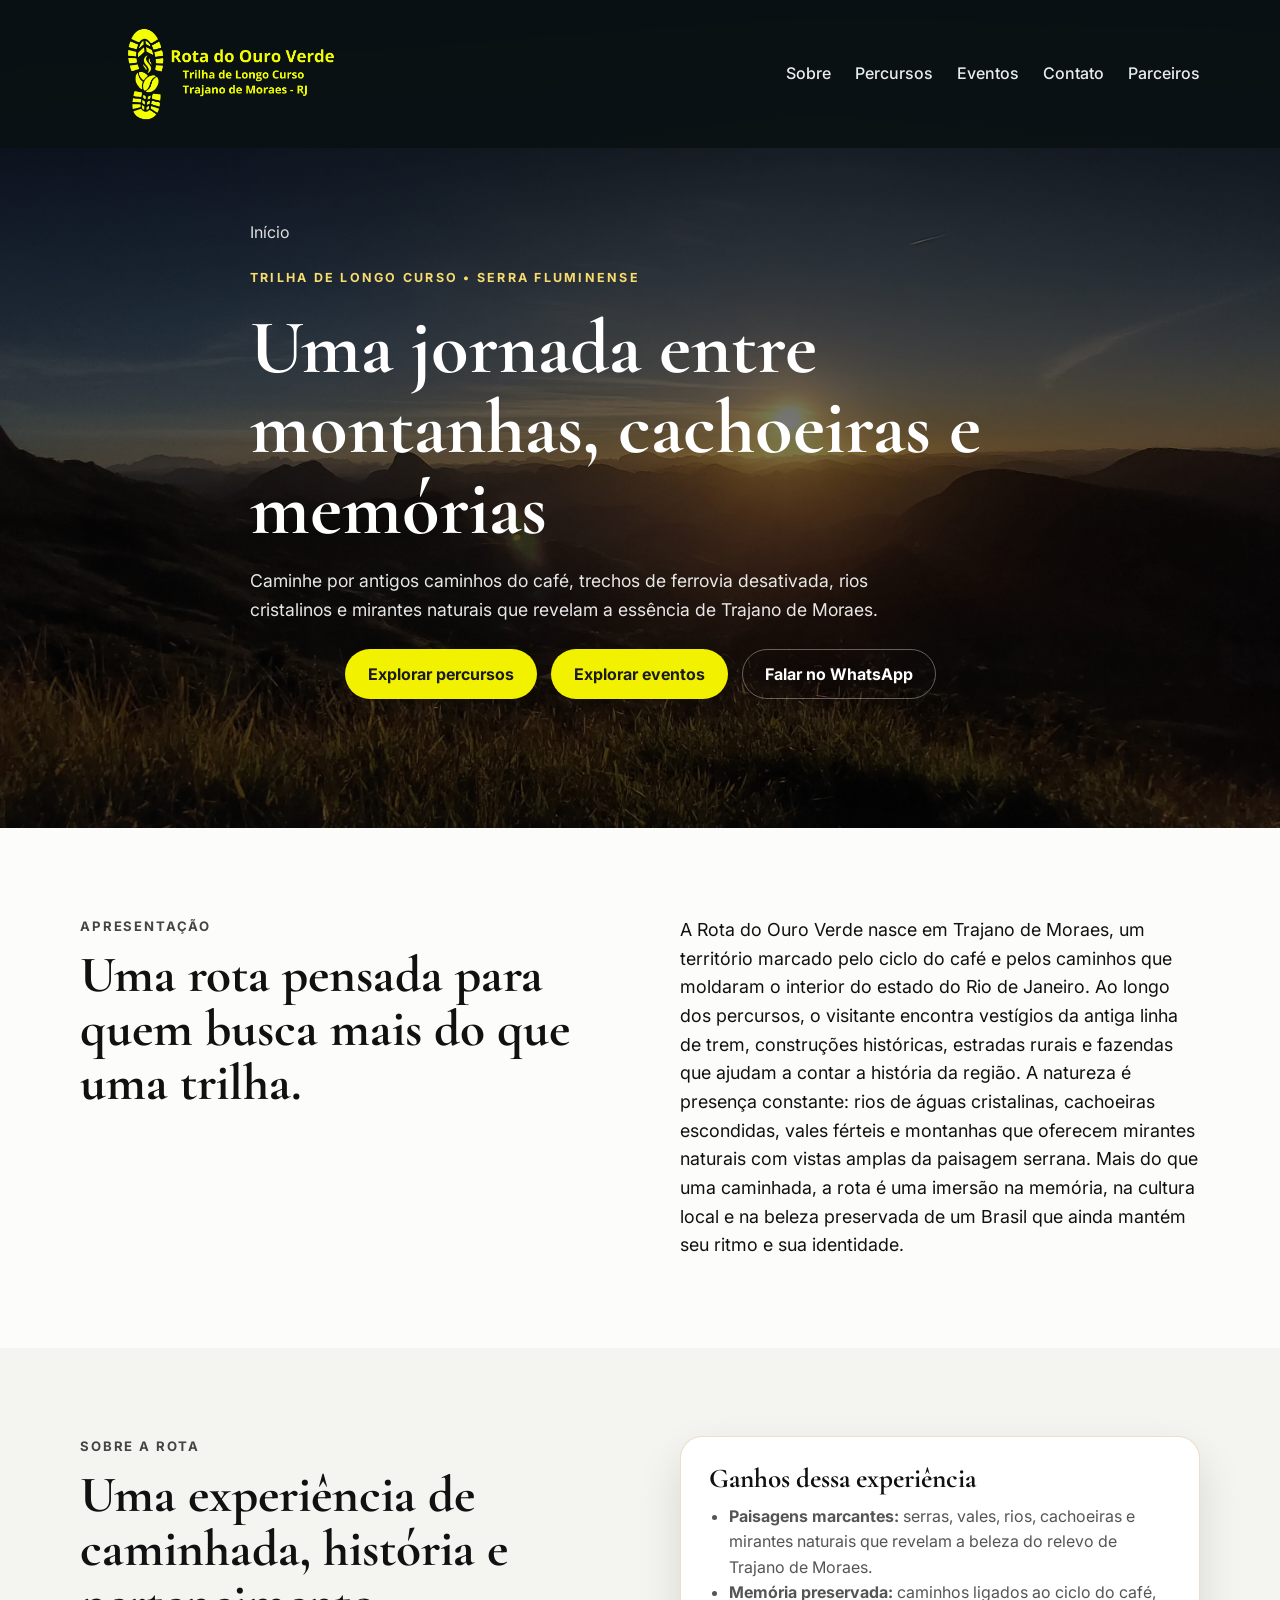
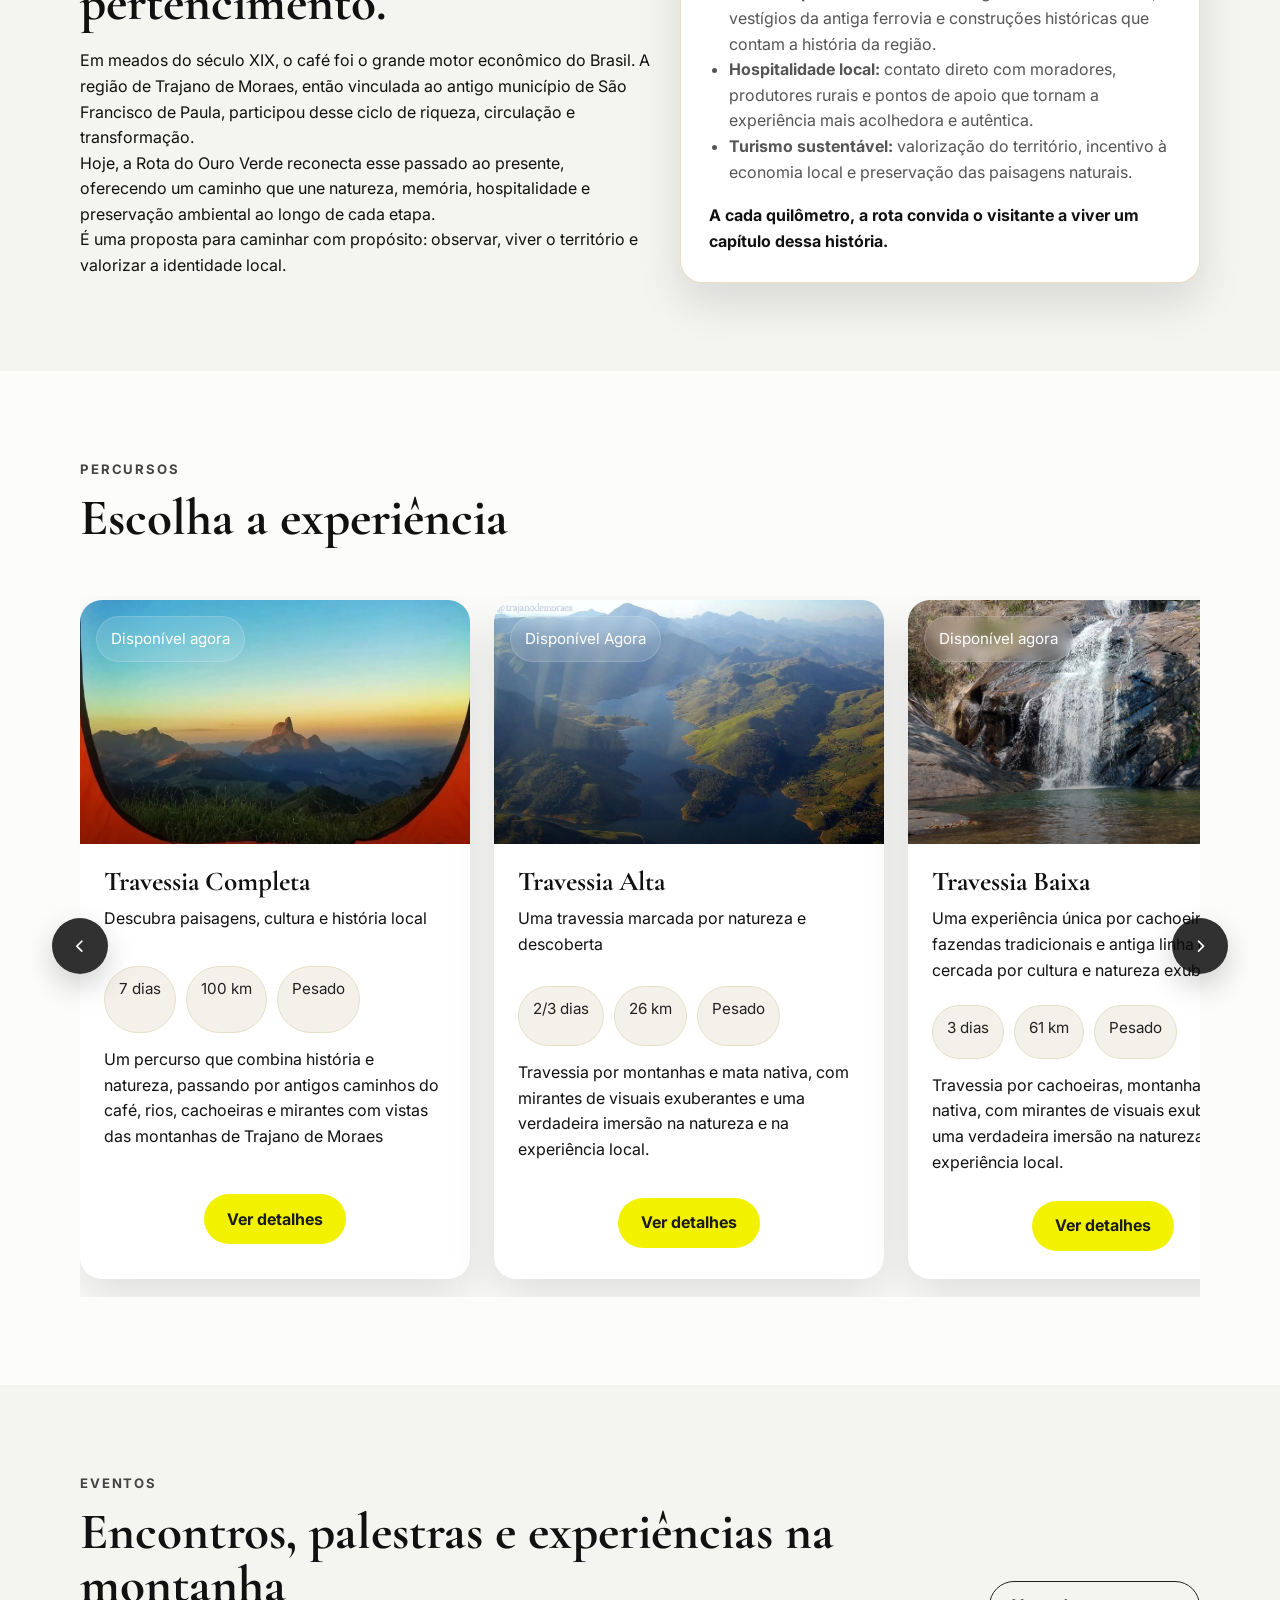
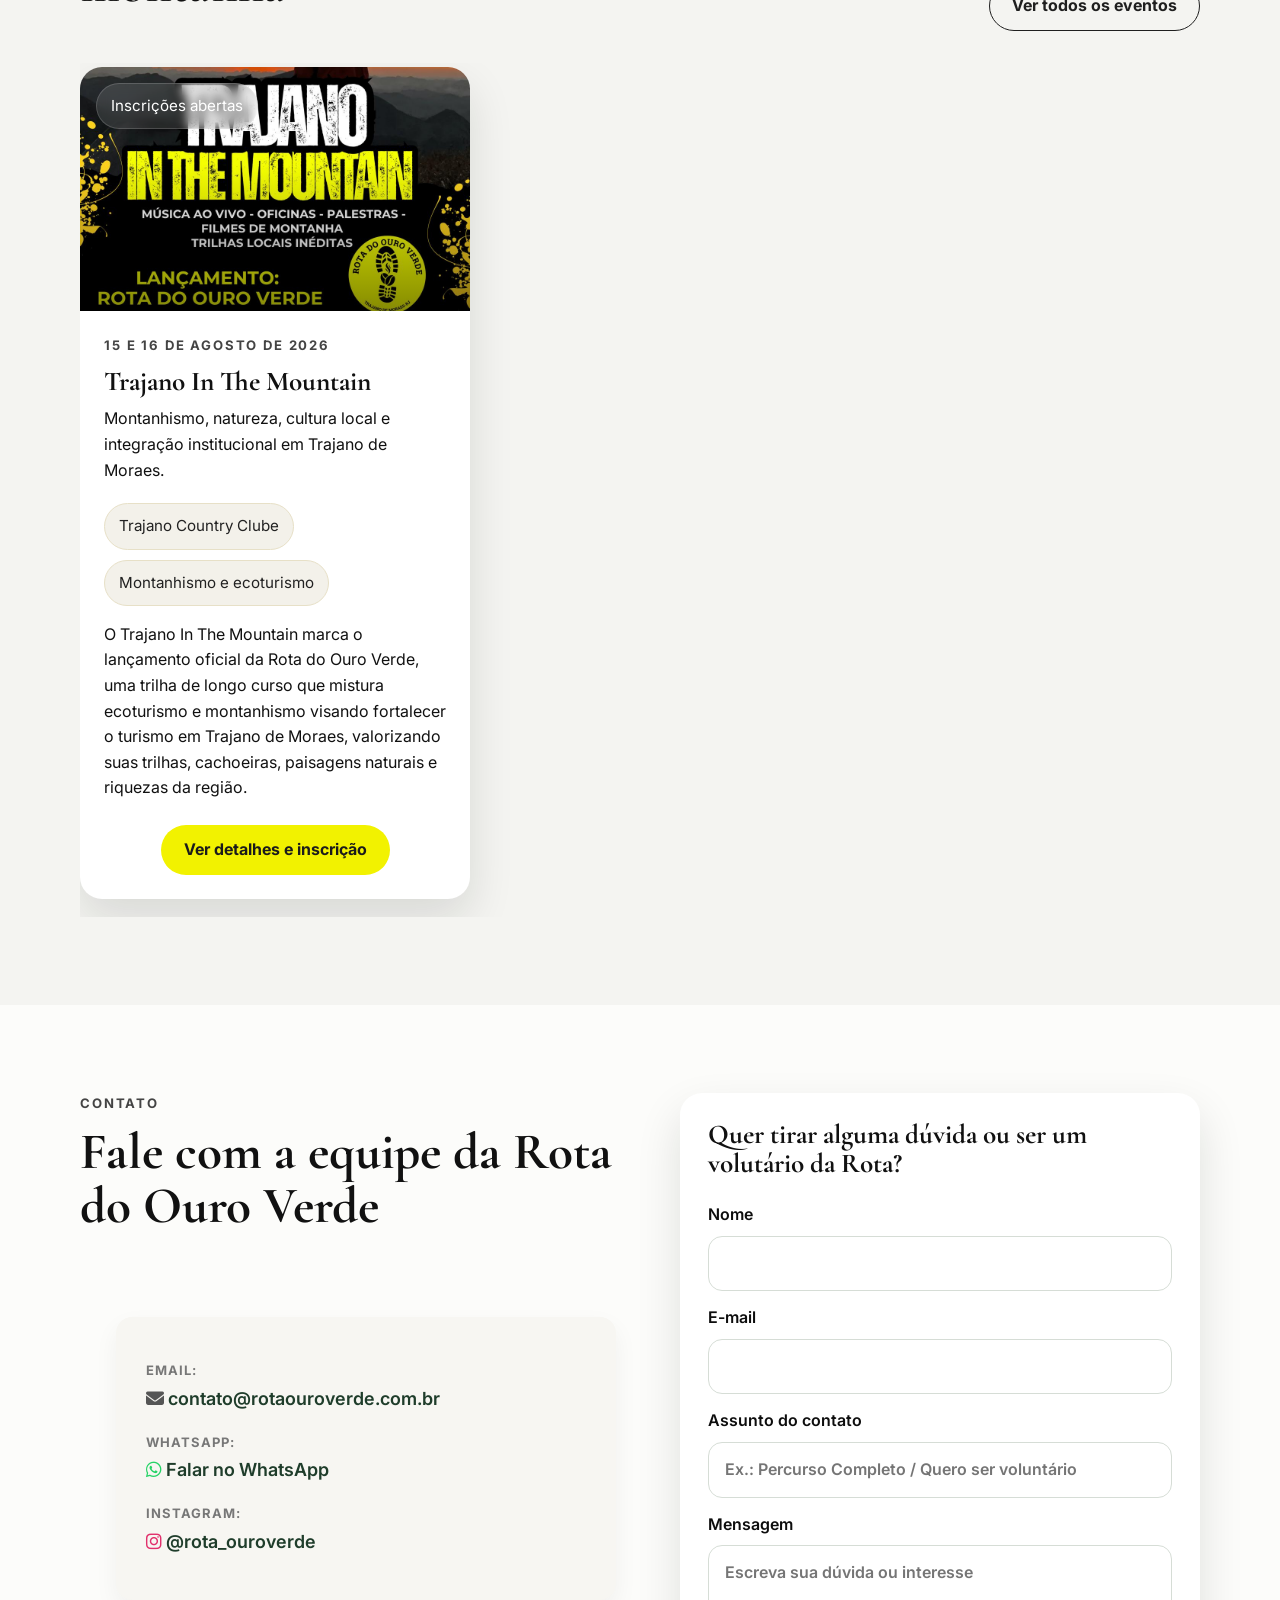
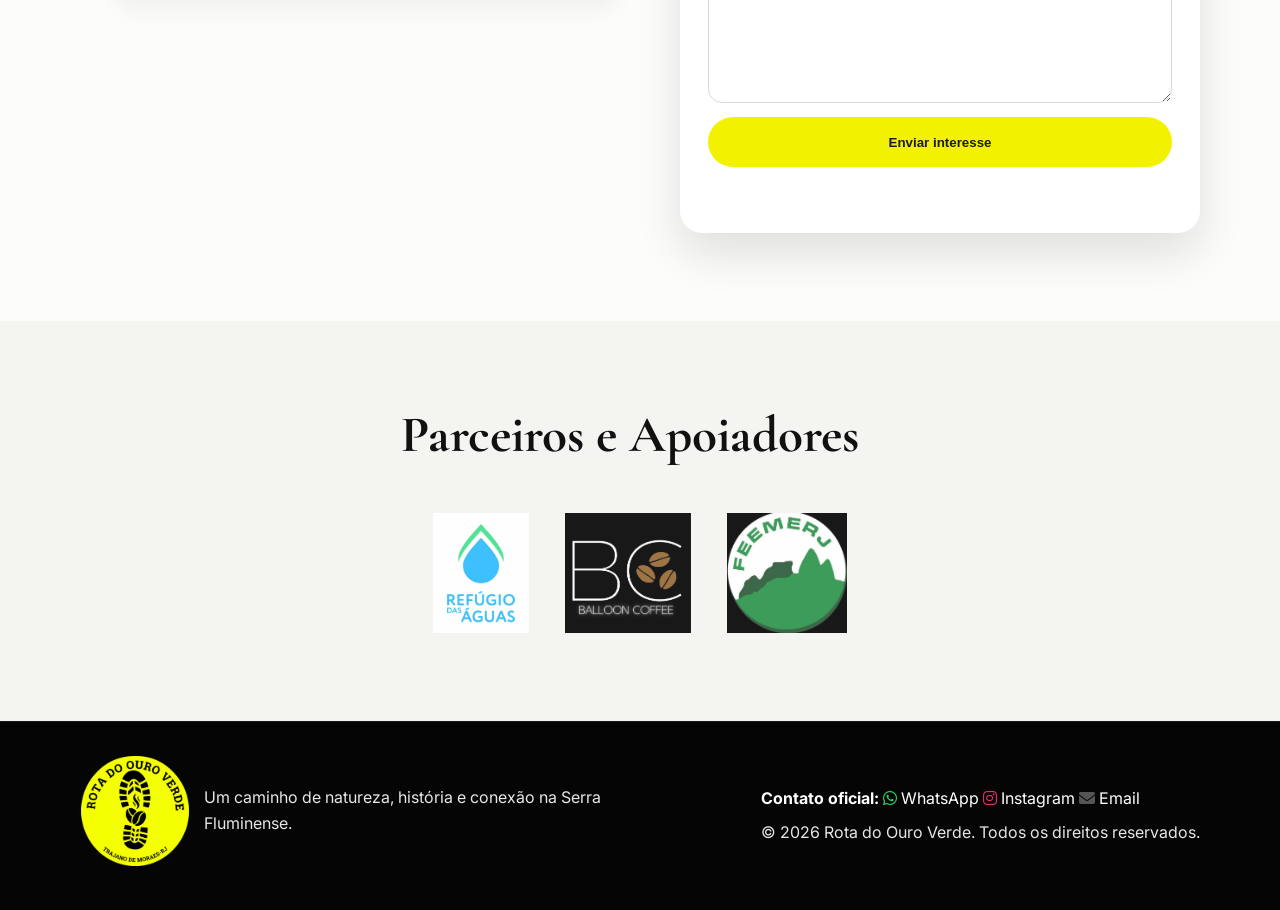
<file: index.html>
<!DOCTYPE html>
<html lang="pt-BR">
<head>
  <meta charset="UTF-8" />
  <meta name="viewport" content="width=device-width, initial-scale=1.0" />
  <title>Rota do Ouro Verde</title>
  <meta name="description" content="Conheça a Rota do Ouro Verde: 89 km de natureza, memória do café, hospitalidade local e experiências autênticas na Serra Fluminense." />
  <meta name="keywords" content="Rota do Ouro Verde, trilha Serra Fluminense, Trajano de Moraes, ecoturismo RJ, rota do café, trilha de longo curso, turismo de natureza" />
  <meta property="og:title" content="Rota do Ouro Verde" />
  <meta property="og:description" content="Mais de 100 km de natureza, história do café e experiências autênticas na Serra Fluminense." />
  <meta property="og:type" content="website" />
  <meta property="og:locale" content="pt_BR" />
  <meta property="og:image" content="assets/hero.webp" />
  <meta name="twitter:card" content="summary_large_image" />
  <link rel="preconnect" href="https://fonts.googleapis.com">
  <link rel="preconnect" href="https://fonts.gstatic.com" crossorigin>
  <link href="https://fonts.googleapis.com/css2?family=Cormorant+Garamond:wght@500;600;700&family=Inter:wght@400;500;600;700;800&display=swap" rel="stylesheet">
  <link rel="stylesheet" href="styles/main.css" />
  <link rel="stylesheet" href="https://cdnjs.cloudflare.com/ajax/libs/font-awesome/6.5.0/css/all.min.css">
  
  <link rel="icon" href="favicon/favicon.ico">
  <link rel="icon" type="image/png" sizes="128x128" href="favicon/favicon-128x128.png">
  <link rel="icon" type="image/svg+xml" href="favicon/favicon.svg">
  <link rel="apple-touch-icon" sizes="180x180" href="favicon/apple-touch-icon.png">
  <meta name="apple-mobile-web-app-title" content="Rota do Ouro Verde">
  <link rel="manifest" href="/favicon/site.webmanifest">
  <meta name="theme-color" content="#111111">
</head>
<body>
<div id="global-header"></div>
<header class="hero" id="inicio">

        <div class="hero-overlay"></div>

    <div class="hero-content container">
      <div id="breadcrumbs"></div>
      <!--<img src="assets/logo.webp" class="hero-logo"> -->

      <span class="eyebrow">Trilha de longo curso • Serra Fluminense</span>

      <h1>Uma jornada entre montanhas, cachoeiras e memórias</h1>

      <p>
        Caminhe por antigos caminhos do café, trechos de ferrovia desativada,
        rios cristalinos e mirantes naturais que revelam a essência de Trajano de Moraes.
      </p>
    </br>


      <div class="hero-actions">
        <a class="btn btn-primary" href="#percursos">Explorar percursos</a>
        <a class="btn btn-primary" href="#eventos">Explorar eventos</a>
        <a class="btn btn-secondary" href="https://wa.me/5522988083118?text=Ol%C3%A1!%20Gostaria%20de%20saber%20mais%20sobre%20a%20Rota%20do%20Ouro%20Verde.">Falar no WhatsApp</a>
      </div>
    </div>
  </header>
  

  <main>
    <section class="section intro reveal">
      <div class="container intro-grid">
        <div>
          <p class="section-tag">Apresentação</p>
          <h2>Uma rota pensada para quem busca mais do que uma trilha.</h2>
        </div>
        <p class="lead">
            A Rota do Ouro Verde nasce em Trajano de Moraes, um território marcado pelo ciclo do café e pelos caminhos que moldaram o interior do estado do Rio de Janeiro.
            Ao longo dos percursos, o visitante encontra vestígios da antiga linha de trem, construções históricas, estradas rurais e fazendas que ajudam a contar a história da região.
            A natureza é presença constante: rios de águas cristalinas, cachoeiras escondidas, vales férteis e montanhas que oferecem mirantes naturais com vistas amplas da paisagem serrana.
            Mais do que uma caminhada, a rota é uma imersão na memória, na cultura local e na beleza preservada de um Brasil que ainda mantém seu ritmo e sua identidade.
        </p>
      </div>
    </section>

    <section class="section alt" id="sobre">
      <div class="container two-col reveal">
        <div>
          <p class="section-tag">Sobre a rota</p>
          <h2>Uma experiência de caminhada, história e pertencimento.</h2>
          <p>
            Em meados do século XIX, o café foi o grande motor econômico do Brasil. A região de Trajano de Moraes,
            então vinculada ao antigo município de São Francisco de Paula, participou desse ciclo de riqueza, circulação e transformação.
          </p>
          <p>
            Hoje, a Rota do Ouro Verde reconecta esse passado ao presente, oferecendo um caminho que une
            natureza, memória, hospitalidade e preservação ambiental ao longo de cada etapa.
          </p>
          <p>
            É uma proposta para caminhar com propósito: observar, viver o território e valorizar a identidade local.
          </p>
        </div>

        <div class="card highlight">
          <h3>Ganhos dessa experiência</h3>
          <ul>
            <li><strong>Paisagens marcantes:</strong> serras, vales, rios, cachoeiras e mirantes naturais que revelam a beleza do relevo de Trajano de Moraes.</li>
            <li><strong>Memória preservada:</strong> caminhos ligados ao ciclo do café, vestígios da antiga ferrovia e construções históricas que contam a história da região.</li>
            <li><strong>Hospitalidade local:</strong> contato direto com moradores, produtores rurais e pontos de apoio que tornam a experiência mais acolhedora e autêntica.</li>
            <li><strong>Turismo sustentável:</strong> valorização do território, incentivo à economia local e preservação das paisagens naturais.</li>
          </ul>

          <p class="highlight-note"><strong>A cada quilômetro, a rota convida o visitante a viver um capítulo dessa história.</strong></p>
        </div>
      </div>
    </section>

    <section class="section" id="percursos">
      <div class="container reveal">
        <div class="section-head">
          <div>
            <p class="section-tag">Percursos</p>
            <h2>Escolha a experiência</h2>
          </div>
          
        </div>
        <div class="route-carousel-wrap">
          <button class="route-nav prev" id="routes-prev" type="button" aria-label="Percurso anterior">
            <i class="fa-solid fa-chevron-left"></i>
          </button>

          <div class="route-grid" id="route-grid">
            <div class="empty-state">Carregando percursos...</div>
          </div>

          <button class="route-nav next" id="routes-next" type="button" aria-label="Próximo percurso">
            <i class="fa-solid fa-chevron-right"></i>
          </button>
        </div>
      </div>
    </section>

    <section class="section alt" id="eventos">
      <div class="container reveal">
        <div class="section-head">
          <div>
            <p class="section-tag">Eventos</p>
            <h2>Encontros, palestras e experiências na montanha</h2>
          </div>
          <a class="btn btn-dark" href="eventos/eventos.html">Ver todos os eventos</a>
        </div>
        <div class="route-carousel-wrap">
          <button class="route-nav prev" id="events-prev" type="button" aria-label="Evento anterior">
            <i class="fa-solid fa-chevron-left"></i>
          </button>

          <div class="route-grid event-grid" id="home-event-grid">
            <div class="empty-state">Carregando eventos...</div>
          </div>

          <button class="route-nav next" id="events-next" type="button" aria-label="Próximo evento">
            <i class="fa-solid fa-chevron-right"></i>
          </button>
        </div>
      </div>
    </section>

    <section class="section" id="contato">
      <div class="container contact-grid reveal">
        <div>
          <p class="section-tag">Contato</p>
          <h2>Fale com a equipe da Rota do Ouro Verde</h2>
          <br>

          <div class="contact-list">

            <p>
              <strong>Email:</strong>
              <a href="mailto:contato@rotaouroverde.com.br">
              <i class="fa-solid fa-envelope"></i>
                contato@rotaouroverde.com.br
              </a>
            </p>

            <p>
              <strong>WhatsApp:</strong>
              <a href="https://wa.me/5522988083118" target="_blank" rel="noopener">
              <i class="fa-brands fa-whatsapp"></i>
                Falar no WhatsApp
              </a>
            </p>

            <p>
              <strong>Instagram:</strong>
              <a href="https://instagram.com/rota_ouroverde/" target="_blank" rel="noopener">
              <i class="fa-brands fa-instagram"></i>
                @rota_ouroverde
              </a>
            </p>

          </div>
          
        </div>

        <form
          class="contact-form js-smart-form"
          action="/api/forms"
          method="POST"
          data-form-action="/api/forms"
        >
          <h3>Quer tirar alguma dúvida ou ser um volutário da Rota?</h3>
          <input type="hidden" name="tipo" value="contato">
          <input type="text" name="_gotcha" style="position:absolute; left:-9999px;" tabindex="-1" autocomplete="off">

          <label>
            Nome
          <input type="text" name="nome" required>
          </label>

          <label>
            E-mail
            <input type="email" name="email" required>
          </label>

          <label>
            Assunto do contato
            <input type="text" name="interesse" placeholder="Ex.: Percurso Completo / Quero ser voluntário">
          </label>

          <label>
            Mensagem
            <textarea name="mensagem" rows="5" placeholder="Escreva sua dúvida ou interesse" required></textarea>
          </label>

          <button class="btn btn-primary" type="submit">Enviar interesse</button>
            <p class="form-feedback" aria-live="polite"></p>
        </form>
      </div>
    </section>

    <section class="section alt" id="parceiros">
      <div class="container reveal">
        <div class="section-head">
          <div>
            <h2>Parceiros e Apoiadores</h2>
          </div>

        </div>

        <div class="apoio-logos" id="partners-wrap">
         <div class="empty-state">Carregando parceiros...</div>
        </div>
      </div>
    </section>

  </main>

<div id="global-footer"></div>

<script src="shared/common.js"></script>
  <script src="app.js"></script>
  <script src="parceiros.js"></script>
<script type="module" src="./shared/layouts/app.js" data-base="./"></script>
<script src="/shared/breadcrumbs.js"></script>
<script>
renderBreadcrumbs([
  {
    label:'Início'
  }
  ]);
</script>
</body>
</html>
</file>
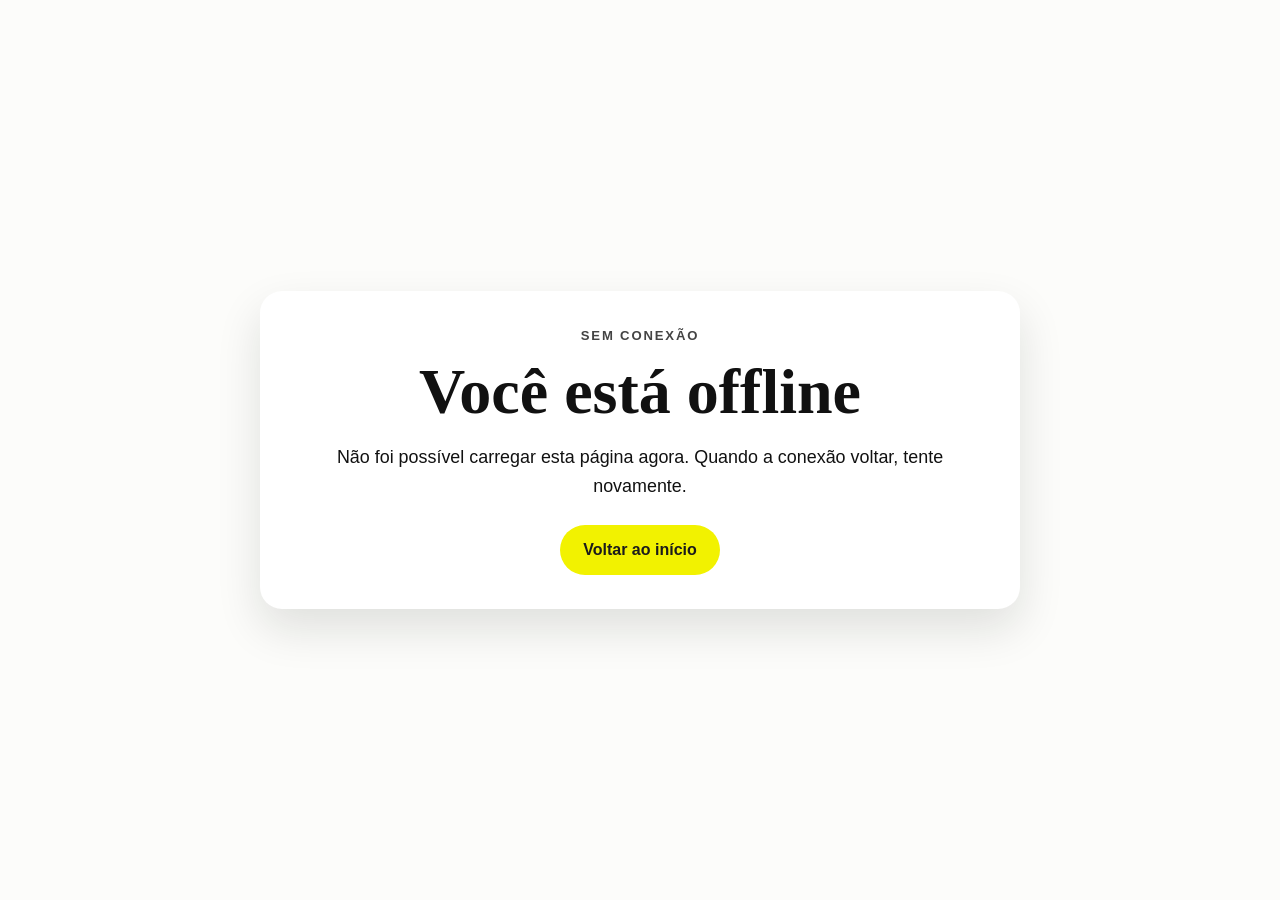
<file: offline.html>
<!DOCTYPE html>
<html lang="pt-BR">
<head>
  <meta charset="UTF-8">
  <meta name="viewport" content="width=device-width, initial-scale=1.0">
  <title>Você está offline | Rota do Ouro Verde</title>
  <link rel="manifest" href="/favicon/site.webmanifest">
  <link rel="icon" href="/favicon/favicon.ico">
  <link rel="stylesheet" href="/styles/main.css">
  <meta name="theme-color" content="#111111">
</head>
<body>
  <main class="section" style="min-height:100vh;display:flex;align-items:center;">
    <div class="container">
      <div class="card" style="padding:34px;max-width:760px;margin:0 auto;text-align:center;">
        <p class="section-tag">Sem conexão</p>
        <h1 style="color:#111;font-size:clamp(2.4rem,8vw,4rem);">Você está offline</h1>
        <p class="lead" style="margin:0 auto 24px;">
          Não foi possível carregar esta página agora. Quando a conexão voltar, tente novamente.
        </p>
        <a class="btn btn-primary" href="/">Voltar ao início</a>
      </div>
    </div>
  </main>
</body>
</html>
</file>
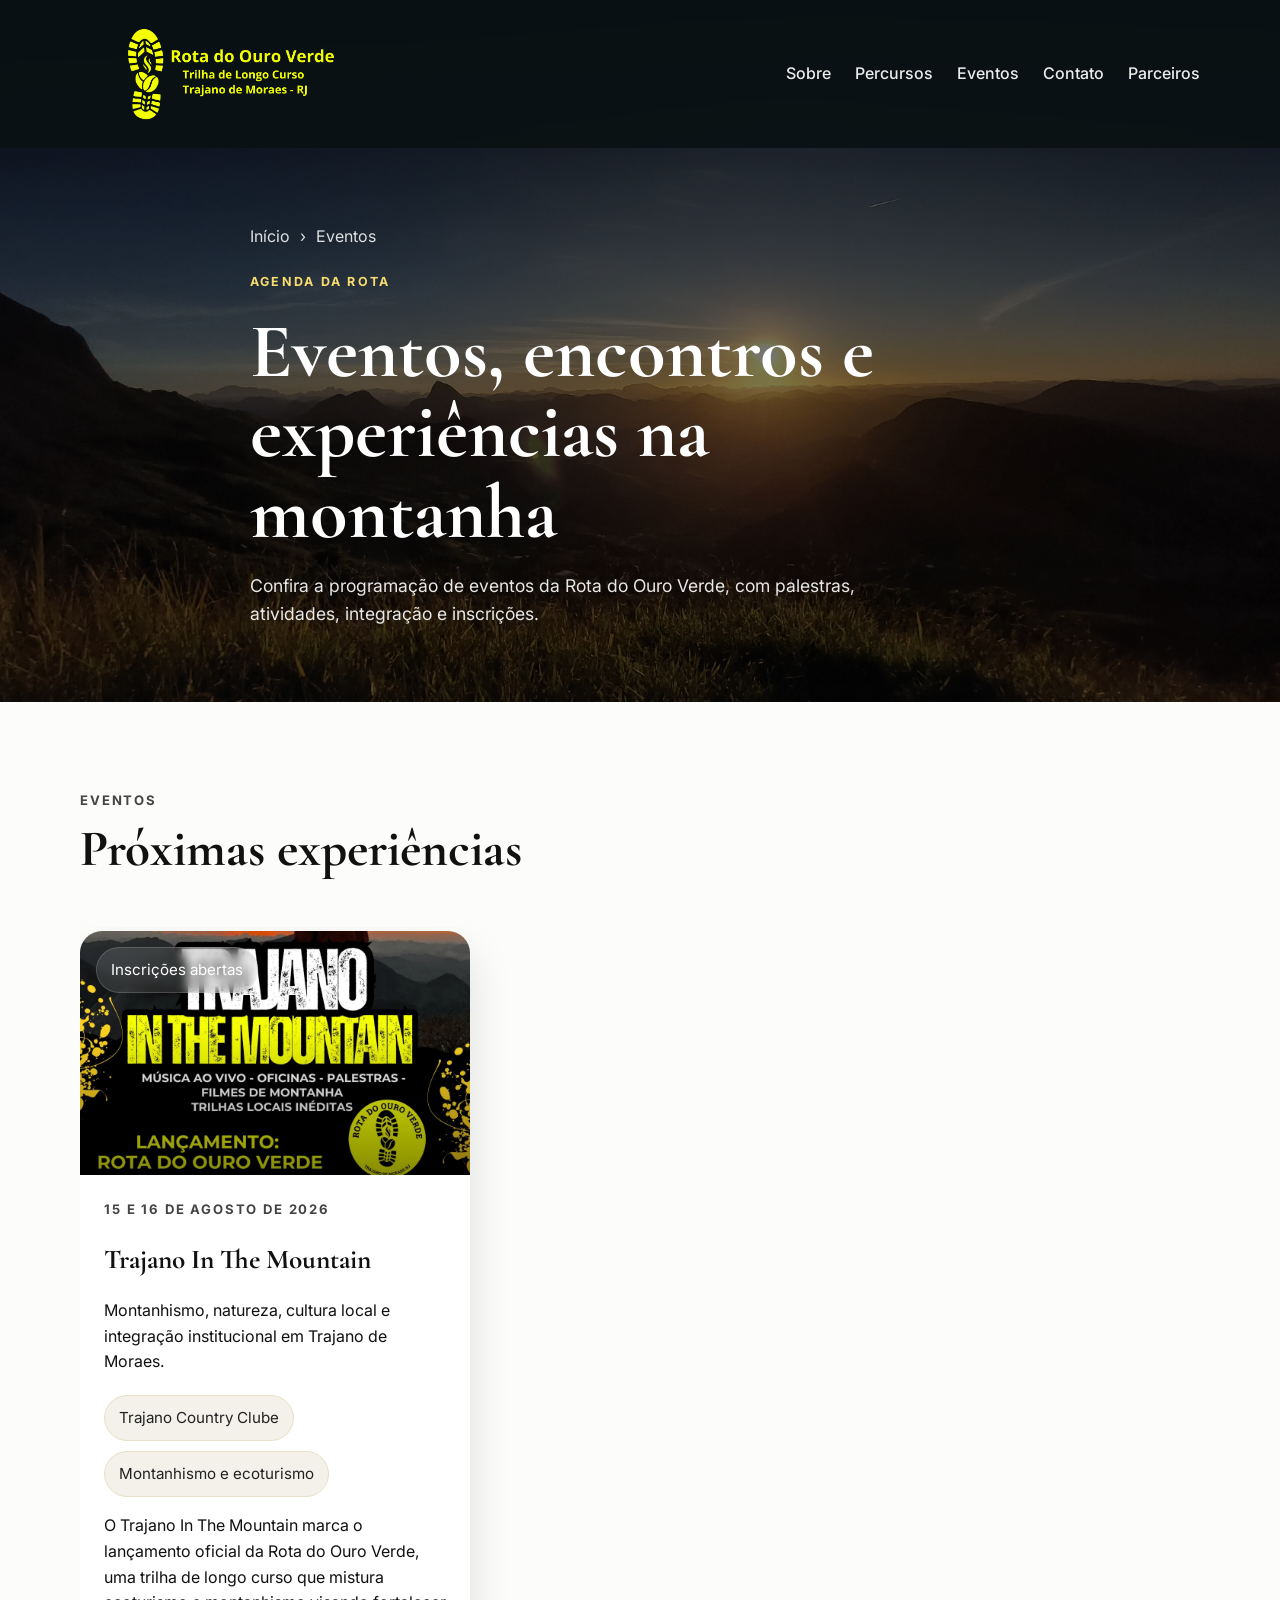
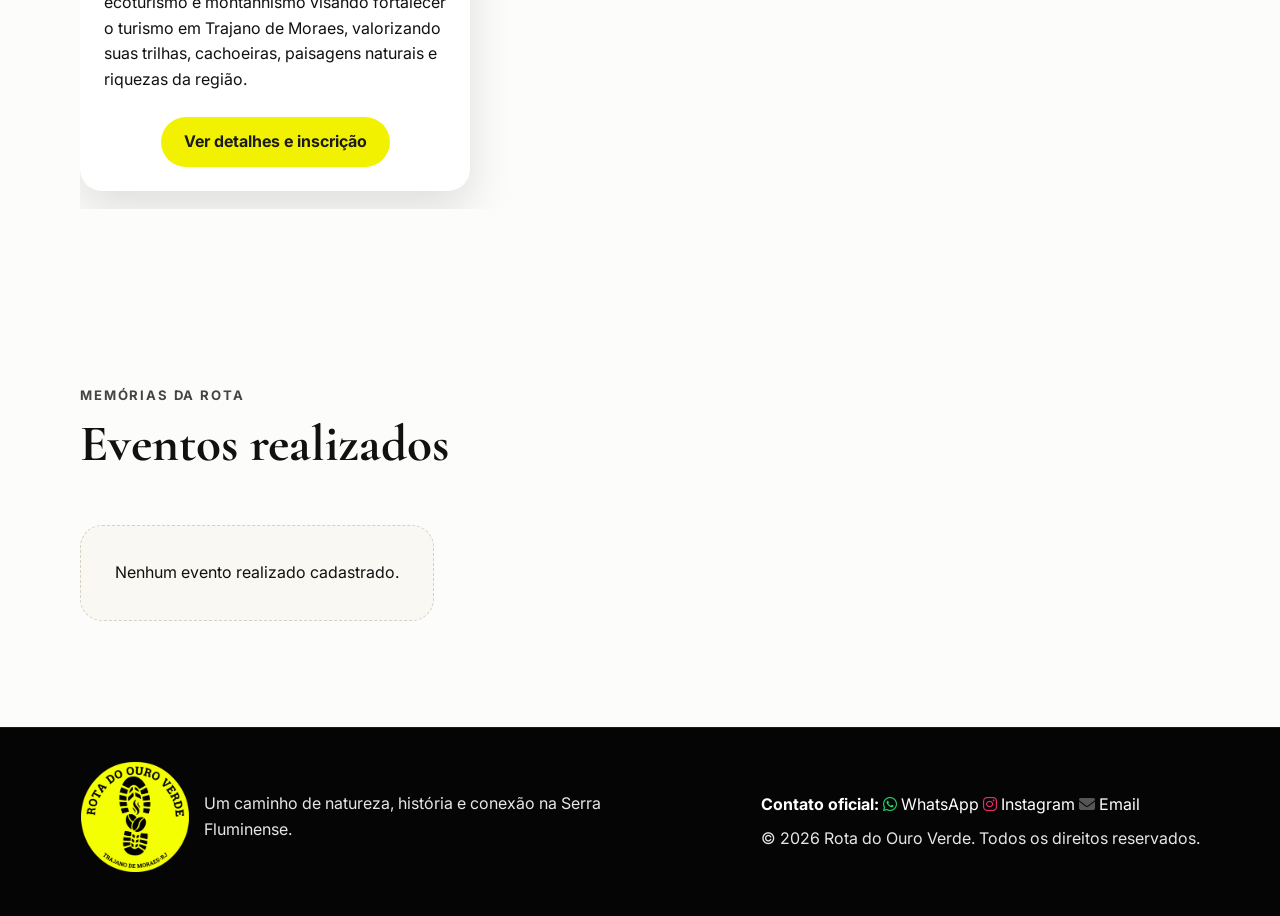
<file: eventos/eventos.html>
<!DOCTYPE html>
<html lang="pt-BR">
<head>
  <meta charset="UTF-8" />
  <meta name="viewport" content="width=device-width, initial-scale=1.0" />
  <title>Rota do Ouro Verde</title>
  <meta name="description" content="Conheça a Rota do Ouro Verde: 89 km de natureza, memória do café, hospitalidade local e experiências autênticas na Serra Fluminense." />
  <meta name="keywords" content="Rota do Ouro Verde, trilha Serra Fluminense, Trajano de Moraes, ecoturismo RJ, rota do café, trilha de longo curso, turismo de natureza" />
  <meta property="og:title" content="Rota do Ouro Verde" />
  <meta property="og:description" content="89 km de natureza, história do café e experiências autênticas na Serra Fluminense." />
  <meta property="og:type" content="website" />
  <meta property="og:locale" content="pt_BR" />
  <meta property="og:image" content="assets/hero.jpg" />
  <meta name="twitter:card" content="summary_large_image" />
  <link rel="preconnect" href="https://fonts.googleapis.com">
  <link rel="preconnect" href="https://fonts.gstatic.com" crossorigin>
  <link href="https://fonts.googleapis.com/css2?family=Cormorant+Garamond:wght@500;600;700&family=Inter:wght@400;500;600;700;800&display=swap" rel="stylesheet">
  <link rel="stylesheet" href="../styles/main.css" />
  <link rel="stylesheet" href="https://cdnjs.cloudflare.com/ajax/libs/font-awesome/6.5.0/css/all.min.css">
  
  <link rel="icon" href="../favicon/favicon.ico">
  <link rel="icon" type="image/png" sizes="128x128" href="../favicon/favicon-128x128.png">
  <link rel="icon" type="image/svg+xml" href="../favicon/favicon.svg">
  <link rel="apple-touch-icon" sizes="180x180" href="../favicon/apple-touch-icon.png">
  <meta name="apple-mobile-web-app-title" content="Rota do Ouro Verde">
  <link rel="manifest" href="/favicon/site.webmanifest">
  <meta name="theme-color" content="#111111">
</head>
<body>
<div id="global-header"></div>
<header class="hero page-hero unified-page-hero event-list-hero">
    <div class="hero-overlay"></div>
    <div class="hero-content container">
      <div class="breadcrumbs"><a href="../index.html">Início</a><span>›</span><span>Eventos</span></div>
      <span class="eyebrow">Agenda da rota</span>
      <h1>Eventos, encontros e experiências na montanha</h1>
      <p>Confira a programação de eventos da Rota do Ouro Verde, com palestras, atividades, integração e inscrições.</p>
    </div>
  </header>

  <main>
    <section class="section">
      <div class="container reveal">
        <div class="section-head">
          <div>
            <p class="section-tag">Eventos</p>
            <h2>Próximas experiências</h2>
          </div>
        </div>
        <div class="route-carousel-wrap">

          <button class="route-nav prev" id="event-prev" aria-label="Evento anterior">
            <i class="fa-solid fa-chevron-left"></i>
          </button>

          <div class="route-grid event-grid" id="event-list-grid">
            <div class="empty-state">Carregando eventos...</div>
          </div>

          <button class="route-nav next" id="event-next" aria-label="Próximo evento">
            <i class="fa-solid fa-chevron-right"></i>
          </button>

        </div>
      </div>
    </section>
  
    <section class="section">
      <div class="container reveal">
        <div class="section-head">
          <div>
            <p class="section-tag">Memórias da rota</p>
            <h2>Eventos realizados</h2>
          </div>
        </div>

        <div class="route-grid event-grid" id="archived-event-list-grid">
          <div class="empty-state">Carregando eventos realizados...</div>
        </div>
      </div>
    </section>

</main>

<div id="global-footer"></div>

<script src="../shared/common.js"></script>
  <script src="eventos.js"></script>
<script type="module" src="../shared/layouts/app.js" data-base="../"></script>
</body>
</html>
</file>
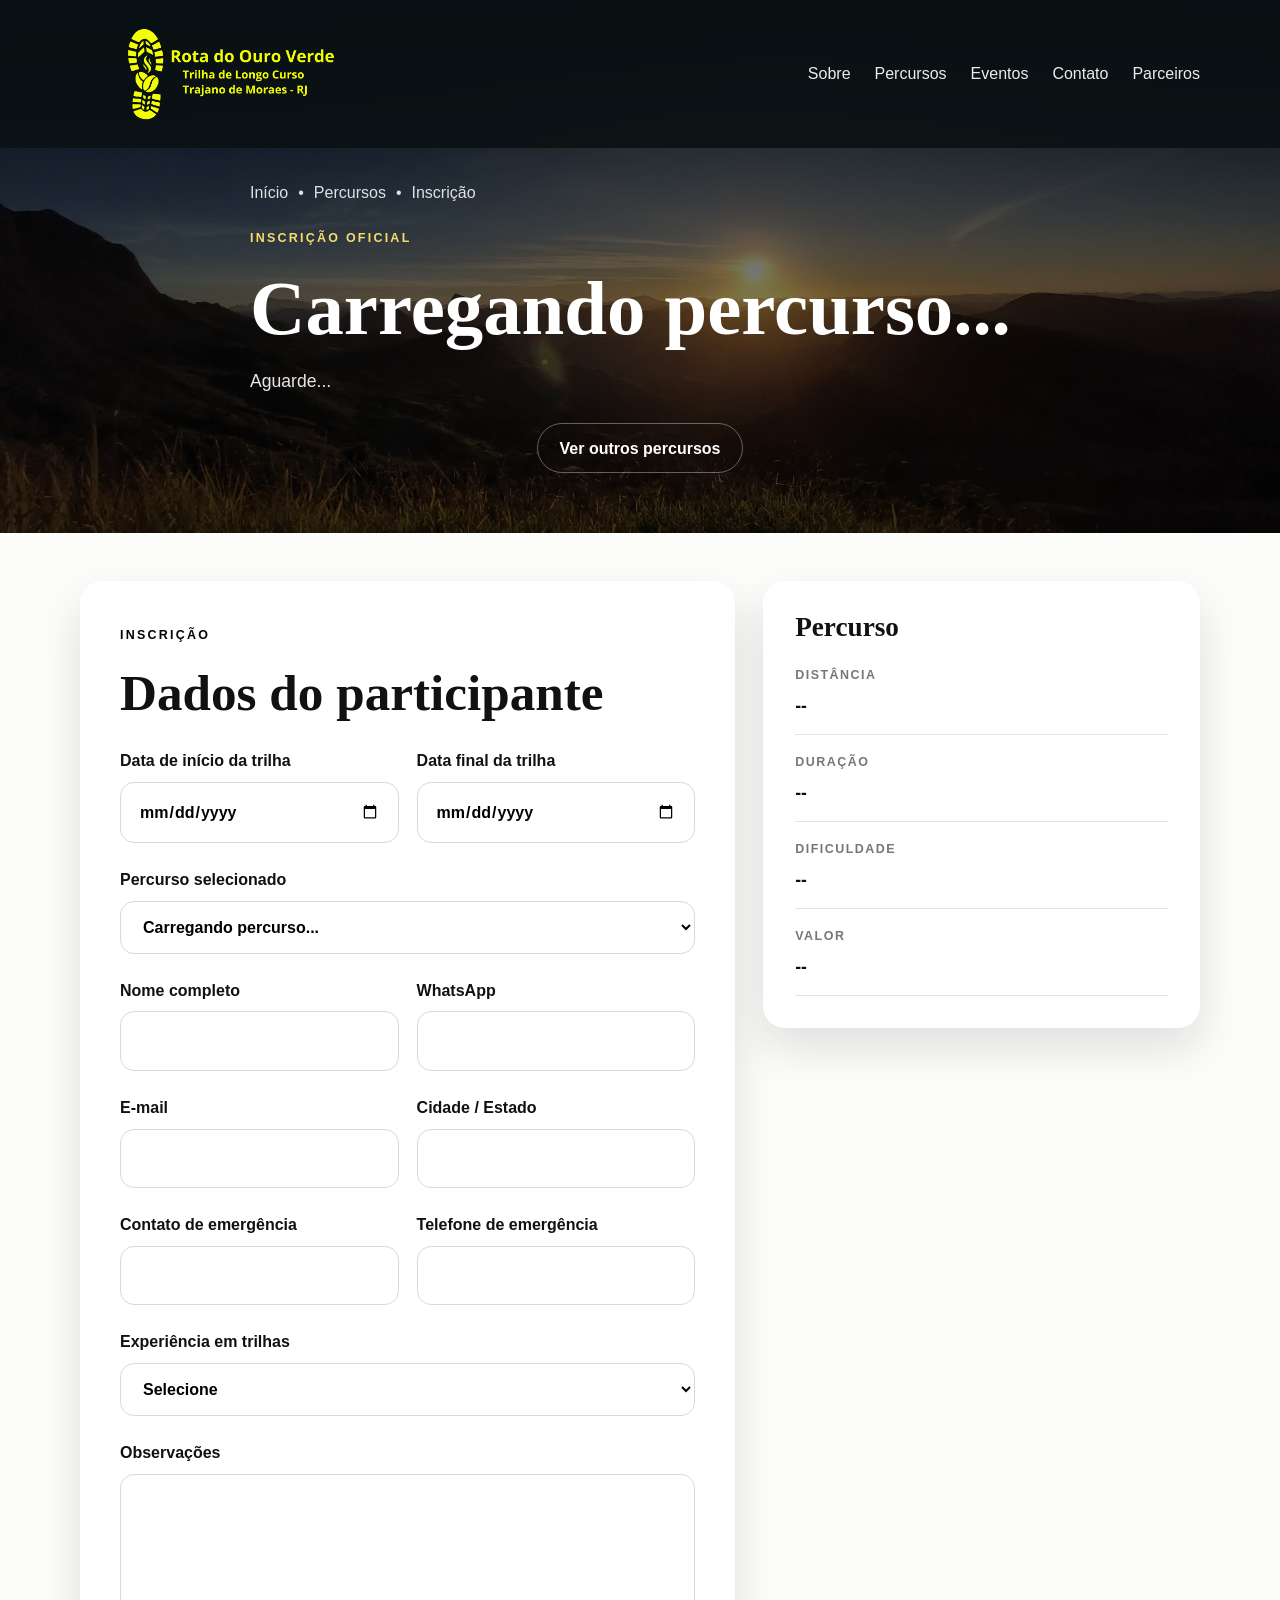
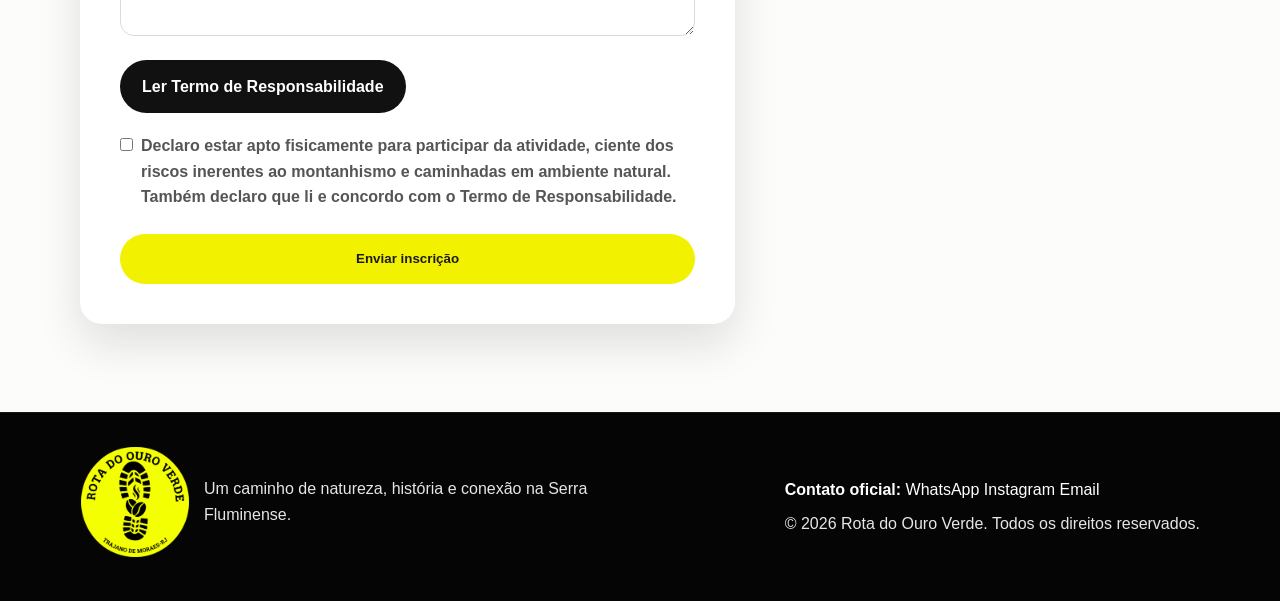
<file: inscricao/inscricao.html>
<!DOCTYPE html>
<html lang="pt-BR">
<head>
  <meta charset="UTF-8">
  <meta name="viewport" content="width=device-width, initial-scale=1.0">
  <title>Inscrição | Rota do Ouro Verde</title>

  <link rel="stylesheet" href="../styles/main.css">
  <link rel="stylesheet" href="./inscricao.css">
  <link rel="manifest" href="/favicon/site.webmanifest">
  <meta name="theme-color" content="#111111">
</head>
<body>

<div id="global-header"></div>
<header class="hero inscricao-hero">

  <div class="hero-overlay"></div>

  <div class="hero-content container">

    <div class="breadcrumbs">
      <a href="../index.html">Início</a>
      <span>•</span>
      <a id="origin-link" href="../percursos/percursos.html">Percursos</a>
      <span>•</span>
      <span>Inscrição</span>
    </div>

    <span class="eyebrow">
      INSCRIÇÃO OFICIAL
    </span>

    <h1 id="route-title">
      Carregando percurso...
    </h1>

    <p id="route-description">
      Aguarde...
    </p>

    <div class="hero-actions route-hero-actions">
      <a
        class="btn btn-secondary"
        href="../percursos/percursos.html"
      >
        <span id="origin-cta-text">Ver outros percursos</span>
      </a>
    </div>

  </div>

</header>

<section class="section">

  <div class="container signup-layout">

    <div class="card signup-card">

      <div class="signup-head">
        <span class="eyebrow">
          INSCRIÇÃO
        </span>

        <h2>
          Dados do participante
        </h2>
      </div>

      <form
        class="signup-form js-smart-form"
        id="formulario"
        action="/api/forms"
        method="POST"
        data-form-action="/api/forms"
      >

        <input type="hidden" id="form-type" name="tipo" value="inscricao-trilha">
        <input type="hidden" id="event-name" name="evento" value="">

        <input
          type="text"
          name="_gotcha"
          style="position:absolute; left:-9999px;"
          tabindex="-1"
          autocomplete="off"
        >

        <div class="field-grid trail-dates js-route-only">

          <label>
            Data de início da trilha

            <input
              type="date"
              id="trail-start"
              name="data_inicio"
              required
            >

            <small class="field-error"></small>

          </label>

          <label>
            Data final da trilha

            <input
              type="date"
              id="trail-end"
              name="data_fim"
              required
            >

            <small class="field-error"></small>

          </label>

        </div>

        <div class="js-route-only">

          <label>
            Percurso selecionado

            <select
              id="route-select"
              name="percurso"
              required
            >
              <option value="">
               Carregando percurso...
              </option>
            </select>

          </label>

        </div>

        <div class="field-grid">

          <label>
            Nome completo

            <input
              type="text"
              id="full-name"
              name="nome"
              required
            >

            <small class="field-error"></small>

          </label>

          <label>
            WhatsApp

            <input
              type="tel"
              id="whatsapp"
              name="whatsapp"
              required
            >

            <small class="field-error"></small>

          </label>

        </div>

        <div class="field-grid">

          <label>
            E-mail

            <input
              type="email"
              id="email"
              name="email"
              required
            >

            <small class="field-error"></small>

          </label>

          <label>
            Cidade / Estado

            <input
              type="text"
              id="city"
              name="cidade_estado"
              required
            >

            <small class="field-error"></small>

          </label>

        </div>

        <div class="field-grid js-route-only">

          <label>
            Contato de emergência

            <input
              type="text"
              id="emergency-contact"
              name="contato_emergencia"
            >

            <small class="field-error"></small>

          </label>

          <label>
            Telefone de emergência

            <input
              type="tel"
              id="emergency-phone"
              name="telefone_emergencia"
            >

            <small class="field-error"></small>

          </label>

        </div>

        <label>
          Experiência em trilhas

          <select
            id="experience"
            name="experiencia"
            required
          >
            <option value="">
              Selecione
            </option>
            <option value="Iniciante">
              Iniciante
            </option>
            <option value="Intermediário">
              Intermediário
            </option>
            <option value="Avançado">
              Avançado
            </option>
          </select>

        </label>

        <div class="radio-field js-event-only" hidden>
          <p>
            Tem experiência em escalada?
          </p>

          <div class="radio-group">
            <input
              type="radio"
              id="escalada-sim"
              name="experiencia_escalada"
              value="Sim"
            >

            <label for="escalada-sim">
              Sim
            </label>

            <input
              type="radio"
              id="escalada-nao"
              name="experiencia_escalada"
              value="Não"
            >

            <label for="escalada-nao">
              Não
            </label>
          </div>
        </div>

        <div class="radio-field js-event-only" hidden>
          <p>
            Vai fazer alguma trilha?
          </p>

          <div class="radio-group">
            <input
              type="radio"
              id="trilha-sim"
              name="vai_trilha"
              value="Sim"
            >

            <label for="trilha-sim">
              Sim
            </label>

            <input
              type="radio"
              id="trilha-nao"
              name="vai_trilha"
              value="Não"
              checked
            >

            <label for="trilha-nao">
              Não
            </label>
          </div>
        </div>

        <div
          id="opcoes-trilha"
          class="field-grid js-event-only"
          hidden
        >
          <label>
            Nascer do Sol

            <select
              id="nascer-sol"
              name="nascer_sol"
            >
              <option value="Não" selected>
                Não participar
              </option>
              <option value="Pedra da Torre">
                Pedra da Torre
              </option>
              <option value="Pedra da Caixa D'Água">
                Pedra da Caixa D'Água
              </option>
            </select>
          </label>

          <label>
            Pôr do Sol

            <select
              id="nascer-sol"
              name="nascer_sol"
            >
              <option value="Não" selected>
                Não participar
              </option>
              <option value="Pedra da Torre">
                Pedra da Torre
              </option>
            </select>
          </label>
        </div>

        <label>
          Observações

          <textarea
            rows="5"
            id="notes"
            name="observacoes"
          ></textarea>
        </label>

        <div class="terms-wrapper">

          <a
            class="terms-read-btn"
            id="terms-link"
            href="./termo-responsabilidade-rota-ouro-verde-final.pdf"
            target="_blank"
            rel="noopener"
          >
            Ler Termo de Responsabilidade
          </a>

          <label class="check-label terms-check">

            <input
              type="checkbox"
              id="accept-terms"
              required
            >

            <span id="terms-text">
              Declaro estar apto fisicamente para participar da atividade,
              ciente dos riscos inerentes ao montanhismo e caminhadas em
              ambiente natural. Também declaro que li e concordo com o
              Termo de Responsabilidade.
            </span>

          </label>

        </div>

        <button
          type="submit"
          class="btn btn-primary"
        >
          Enviar inscrição
        </button>

      </form>

    </div>

    <aside class="card signup-summary" id="signup-summary">

      <h3 id="summary-title">
        Percurso
      </h3>

      <div class="summary-list" id="summary-list">

        <div class="summary-item">
          <strong>Distância</strong>
          <span id="summary-distance">--</span>
        </div>

        <div class="summary-item">
          <strong>Duração</strong>
          <span id="summary-duration">--</span>
        </div>

        <div class="summary-item">
          <strong>Dificuldade</strong>
          <span id="summary-difficulty">--</span>
        </div>

        <div class="summary-item">
          <strong>Valor</strong>
          <span id="summary-price">--</span>
        </div>

      </div>

    </aside>

  </div>

</section>

<script src="./inscricao.js"></script>

<div id="global-footer"></div>
<script
  type="module"
  src="../shared/layouts/app.js"
  data-base="../"
></script>
</body>
</html>
</file>
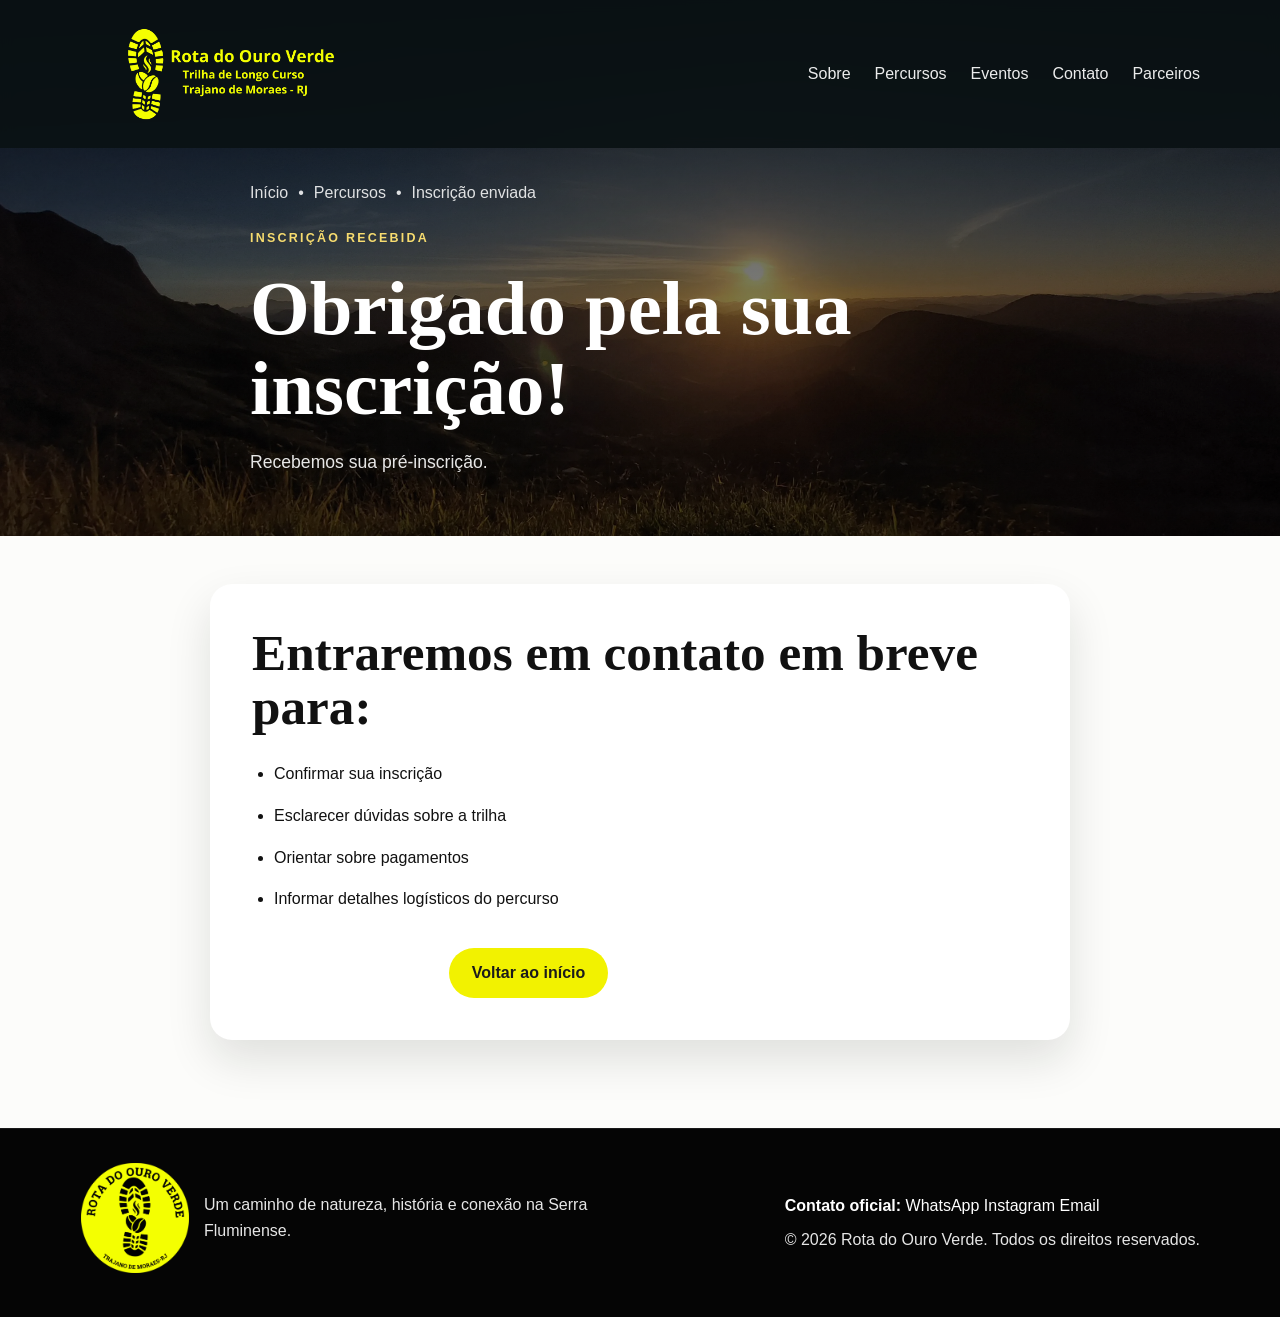
<file: inscricao/obrigado.html>
<!DOCTYPE html>
<html lang="pt-BR">
<head>
  <meta charset="UTF-8">
  <meta name="viewport" content="width=device-width, initial-scale=1.0">
  <title>Confirmação enviada</title>

  <link rel="stylesheet" href="../styles/main.css">
  <link rel="stylesheet" href="./inscricao.css">
  <link rel="manifest" href="/favicon/site.webmanifest">
  <meta name="theme-color" content="#111111">
</head>
<body>

<div id="global-header"></div>
<header class="hero thanks-hero">

  <div class="hero-overlay"></div>

  <div class="hero-content container thanks-content">

    <div class="breadcrumbs">
      <a href="../index.html">Início</a>
      <span>•</span>
      <a id="origin-link" href="../percursos/percursos.html">Percursos</a>
      <span>•</span>
      <span>Inscrição enviada</span>
    </div>

    <span class="eyebrow">
      INSCRIÇÃO RECEBIDA
    </span>

    <h1 id="thanks-title">
      Obrigado pela sua inscrição!
    </h1>

    <p id="thanks-description">
      Recebemos sua pré-inscrição.
    </p>

  </div>

</header>

<section class="section thanks-section">

  <div class="container">

    <div class="card thank-you-card">

      <h2 id="thanks-subtitle">
        Entraremos em contato em breve para:
      </h2>

      <ul class="thanks-list" id="thanks-list">
        <li>Confirmar sua inscrição</li>
        <li>Esclarecer dúvidas sobre a trilha</li>
        <li>Orientar sobre pagamentos</li>
        <li>Informar detalhes logísticos do percurso</li>
      </ul>

      <div class="hero-actions thanks-actions">

        <a
          class="btn btn-primary"
          href="../index.html"
        >
          Voltar ao início
        </a>

        <a
          class="btn btn-secondary"
          href="../percursos/percursos.html"
        >
          <span id="origin-cta-text">Ver outros percursos</span>
        </a>

      </div>

    </div>

  </div>

</section>

<script src="./inscricao.js"></script>
<script src="./obrigado.js"></script>

<div id="global-footer"></div>
<script type="module" src="../shared/layouts/app.js" data-base="../"></script>
</body>
</html>
</file>
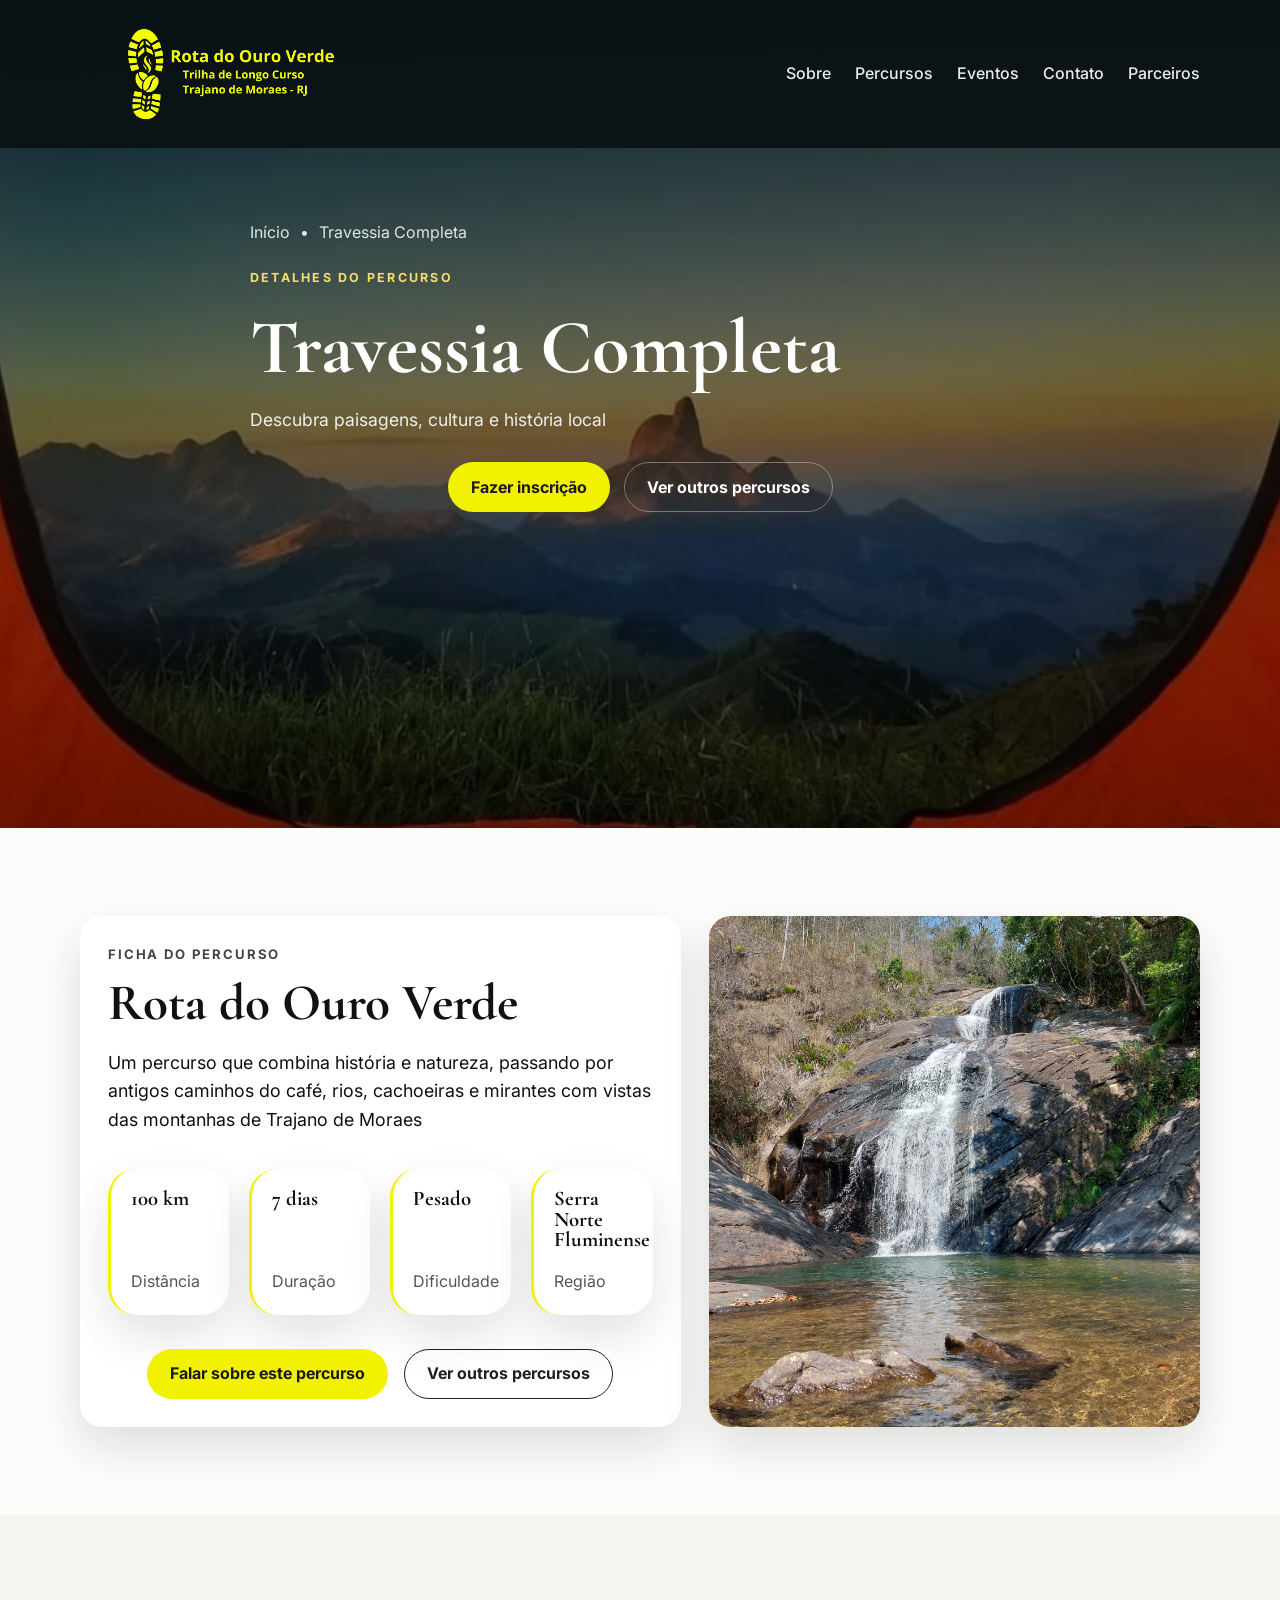
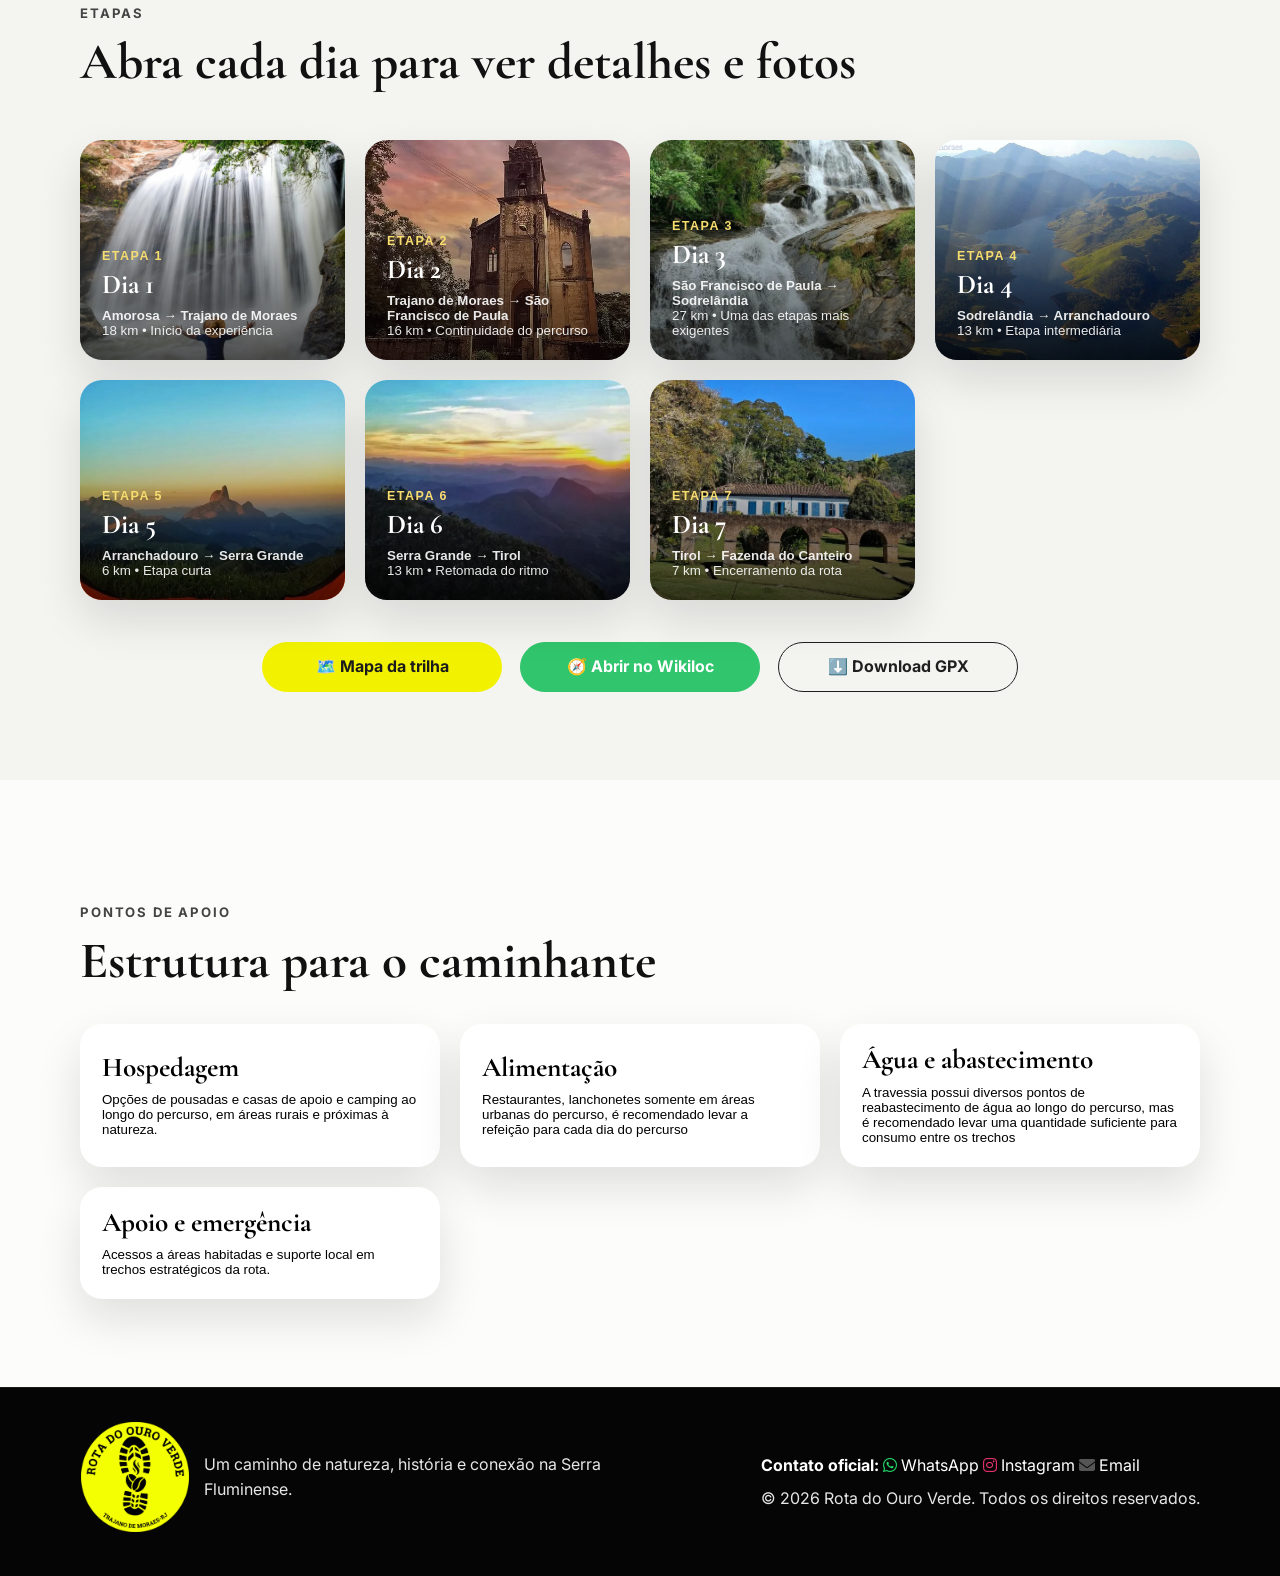
<file: percursos/percurso.html>
<!DOCTYPE html>
<html lang="pt-BR">
<head>
  <meta charset="UTF-8" />
  <meta name="viewport" content="width=device-width, initial-scale=1.0" />
  <title>Rota do Ouro Verde</title>
  <meta name="description" content="Conheça a Rota do Ouro Verde: 89 km de natureza, memória do café, hospitalidade local e experiências autênticas na Serra Fluminense." />
  <meta name="keywords" content="Rota do Ouro Verde, trilha Serra Fluminense, Trajano de Moraes, ecoturismo RJ, rota do café, trilha de longo curso, turismo de natureza" />
  <meta property="og:title" content="Rota do Ouro Verde" />
  <meta property="og:description" content="Mais de 100 km de natureza, história do café e experiências autênticas na Serra Fluminense." />
  <meta property="og:type" content="website" />
  <meta property="og:locale" content="pt_BR" />
  <meta property="og:image" content="assets/hero.webp" />
  <meta name="twitter:card" content="summary_large_image" />
  <link rel="preconnect" href="https://fonts.googleapis.com">
  <link rel="preconnect" href="https://fonts.gstatic.com" crossorigin>
  <link href="https://fonts.googleapis.com/css2?family=Cormorant+Garamond:wght@500;600;700&family=Inter:wght@400;500;600;700;800&display=swap" rel="stylesheet">
  <link rel="stylesheet" href="../styles/main.css" />
  <link rel="stylesheet" href="https://cdnjs.cloudflare.com/ajax/libs/font-awesome/6.5.0/css/all.min.css">
  
  <link rel="icon" href="../favicon/favicon.ico">
  <link rel="icon" type="image/png" sizes="128x128" href="../favicon/favicon-128x128.png">
  <link rel="icon" type="image/svg+xml" href="../favicon/favicon.svg">
  <link rel="apple-touch-icon" sizes="180x180" href="../favicon/apple-touch-icon.png">
  <meta name="apple-mobile-web-app-title" content="Rota do Ouro Verde">
  <link rel="manifest" href="/favicon/site.webmanifest">
  <meta name="theme-color" content="#111111">
</head>
<body>
<div id="global-header"></div>
<header class="hero" id="inicio">
        <div class="hero-overlay"></div>
    <div class="hero-content container reveal">
      <div class="breadcrumbs">
        <a href="../index.html">Início</a>
        <span>•</span>
        <span id="route-breadcrumb">Percurso</span>
      </div>
      <span class="eyebrow">Detalhes do percurso</span>
      <h1 id="route-title"></h1>
      <p id="route-subtitle"></p>
      <div class="hero-actions route-hero-actions">

        <a
          class="btn btn-primary"
          id="hero-signup-btn"
           href="#"
        >
          Fazer inscrição
        </a>

        <a
          class="btn btn-secondary"
          href="../percursos/percursos.html"
        >
           Ver outros percursos
        </a>

      </div>
    </div>
  </header>

  <main>
    <section class="section">
      <div class="container route-summary">
        <div id="route-summary"></div>
        <div class="route-cover reveal" id="route-cover"></div>
      </div>
    </section>

    <section class="section alt" id="etapas">
      <div class="container reveal">
        <div class="section-head">
          <div>
            <p class="section-tag">Etapas</p>
            <h2>Abra cada dia para ver detalhes e fotos</h2>
          </div>
        </div>
        <div class="stage-grid" id="stage-grid">
          <div class="empty-state">Carregando etapas...</div>
        </div>

        <div class="route-links-bottom" id="route-extra-links"></div>
      </div>
    </section>

    <section class="section" id="apoio">
      <div class="container reveal">
        <div id="route-support-section"></div>
      </div>
    </section>
  </main>
<div class="modal" id="stage-modal" aria-hidden="true">
    <div class="modal-panel" role="dialog" aria-modal="true" aria-labelledby="stage-title">
      <button class="modal-close" id="stage-close-btn" aria-label="Fechar">✕</button>
      <div class="modal-body">
        <h3 id="stage-title">Etapa</h3>
        <p class="modal-subtitle" id="stage-subtitle"></p>
        <div id="stage-content"></div>
      </div>
    </div>
    <div data-stage-close="true" style="position:absolute;inset:0;z-index:-1"></div>
  </div>

  <div class="modal photo-modal" id="photo-modal" aria-hidden="true">
    <div class="modal-panel" role="dialog" aria-modal="true" aria-labelledby="photo-modal-title">
      <button class="modal-close" id="photo-close-btn" aria-label="Fechar">✕</button>
      <div class="modal-body">
        <div class="photo-head">
          <div>
            <h3 id="photo-modal-title">Foto</h3>
            <p id="photo-modal-counter"></p>
          </div>
          <div class="photo-nav">
            <button type="button" id="photo-prev" aria-label="Anterior">←</button>
            <button type="button" id="photo-next" aria-label="Próxima">→</button>
          </div> 
        </div>
        <div class="photo-stage">
          <img id="photo-modal-image" alt="Foto ampliada do percurso">
        </div>
        <div class="photo-thumbs" id="photo-modal-thumbs"></div>
      </div>
    </div>
    <div data-photo-close="true" style="position:absolute;inset:0;z-index:-1"></div>
  </div>
  
<div id="global-footer"></div>

<script src="../shared/common.js"></script>
  <script src="percurso.js"></script>
<script type="module" src="../shared/layouts/app.js" data-base="../"></script>
</body>
</html>
</file>
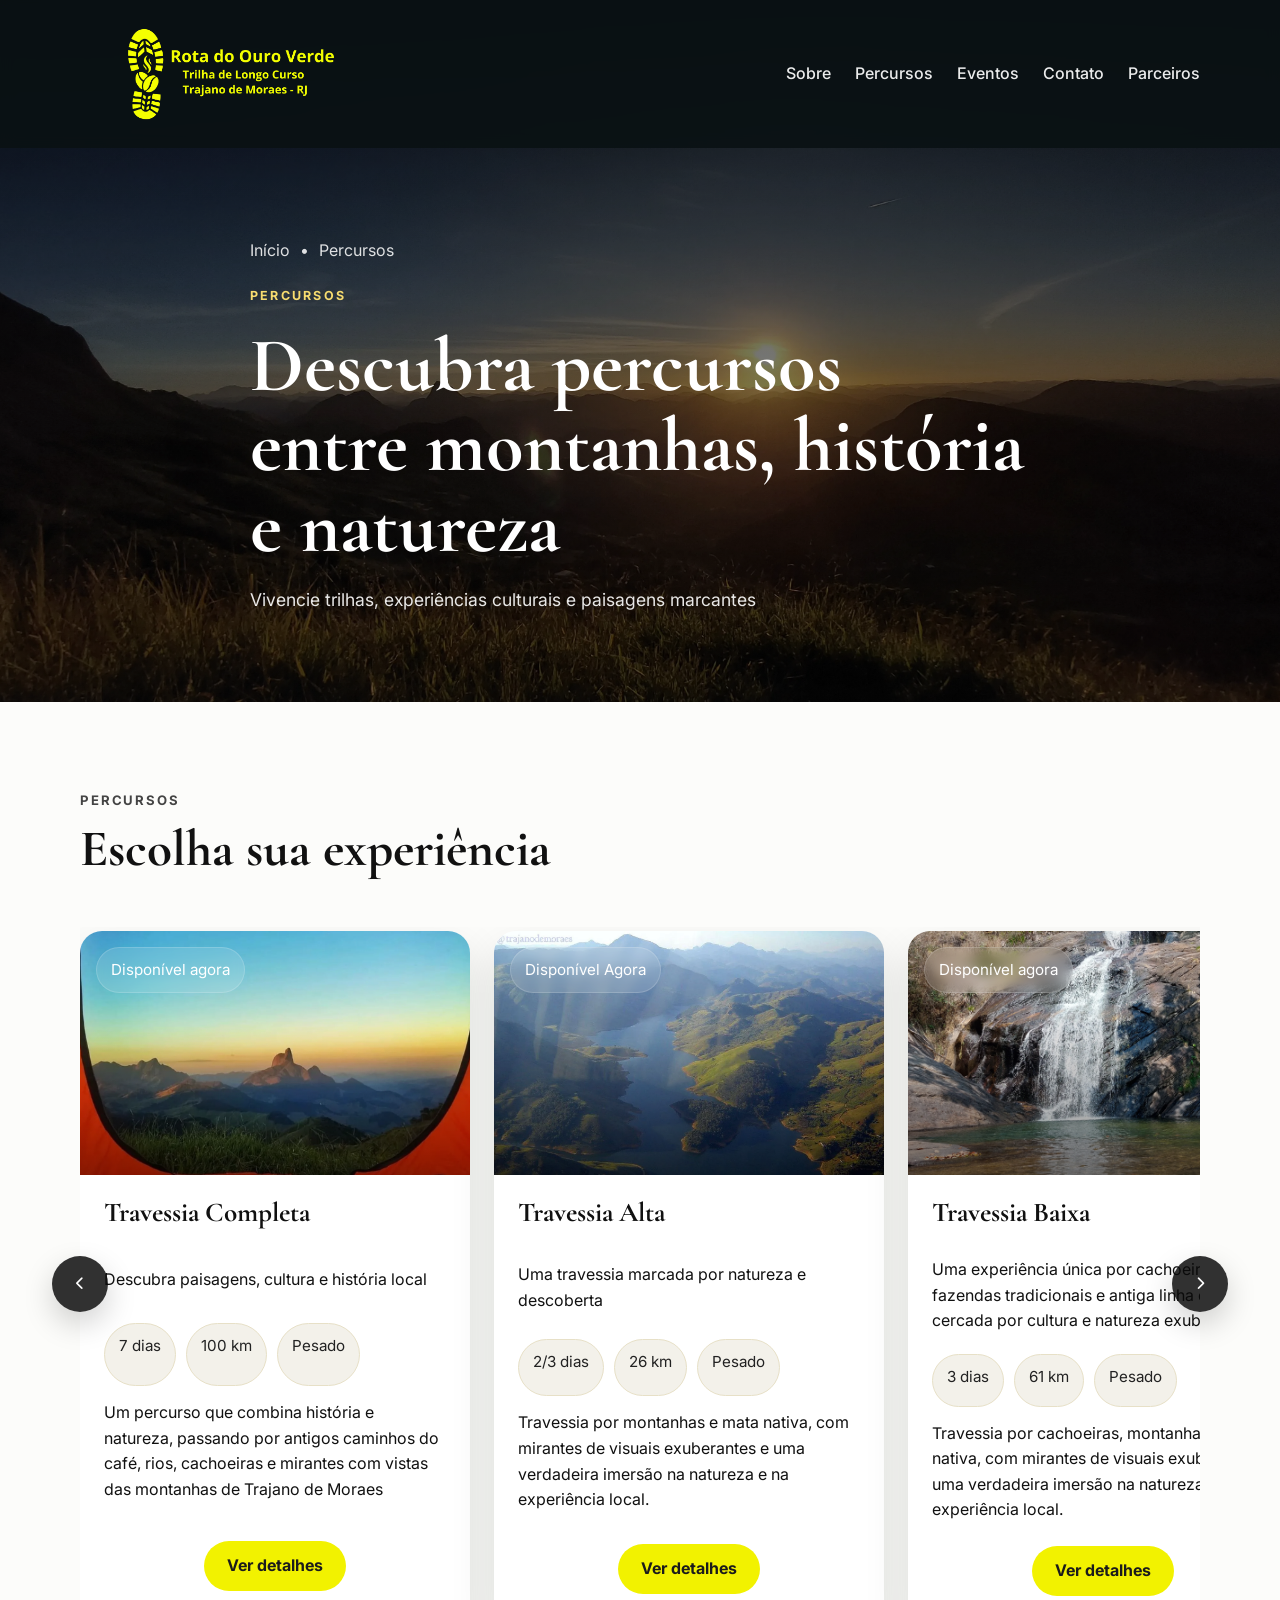
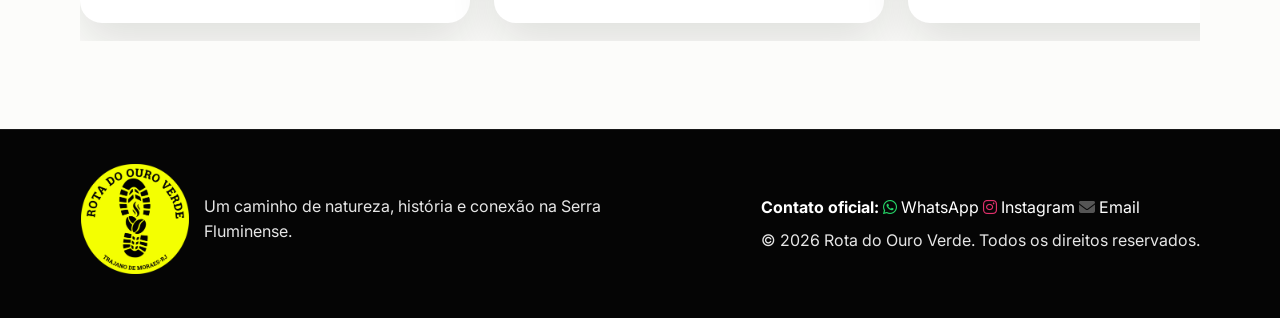
<file: percursos/percursos.html>
<!DOCTYPE html>
<html lang="pt-BR">
<head>
<meta charset="UTF-8" />
  <meta name="viewport" content="width=device-width, initial-scale=1.0" />
  <title>Rota do Ouro Verde</title>
  <meta name="description" content="Conheça a Rota do Ouro Verde: 89 km de natureza, memória do café, hospitalidade local e experiências autênticas na Serra Fluminense." />
  <meta name="keywords" content="Rota do Ouro Verde, trilha Serra Fluminense, Trajano de Moraes, ecoturismo RJ, rota do café, trilha de longo curso, turismo de natureza" />
  <meta property="og:title" content="Rota do Ouro Verde" />
  <meta property="og:description" content="Mais de 100 km de natureza, história do café e experiências autênticas na Serra Fluminense." />
  <meta property="og:type" content="website" />
  <meta property="og:locale" content="pt_BR" />
  <meta property="og:image" content="assets/hero.webp" />
  <meta name="twitter:card" content="summary_large_image" />
  <link rel="preconnect" href="https://fonts.googleapis.com">
  <link rel="preconnect" href="https://fonts.gstatic.com" crossorigin>
  <link href="https://fonts.googleapis.com/css2?family=Cormorant+Garamond:wght@500;600;700&family=Inter:wght@400;500;600;700;800&display=swap" rel="stylesheet">
  <link rel="stylesheet" href="../styles/main.css" />
  <link rel="stylesheet" href="https://cdnjs.cloudflare.com/ajax/libs/font-awesome/6.5.0/css/all.min.css">
  
  <link rel="icon" href="../favicon/favicon.ico">
  <link rel="icon" type="image/png" sizes="128x128" href="../favicon/favicon-128x128.png">
  <link rel="icon" type="image/svg+xml" href="../favicon/favicon.svg">
  <link rel="apple-touch-icon" sizes="180x180" href="../favicon/apple-touch-icon.png">
  <meta name="apple-mobile-web-app-title" content="Rota do Ouro Verde">
  <link rel="manifest" href="/favicon/site.webmanifest">
  <meta name="theme-color" content="#111111">
</head>

<body>
<div id="global-header"></div>
<header class="hero page-hero">
  <div class="hero-overlay"></div>

  <div class="hero-content container">
    <div id="breadcrumbs"></div>
    <span class="eyebrow">Percursos</span>
    <h1>Descubra percursos<br>
      entre montanhas, história e natureza</h1>
    <p>Vivencie trilhas, experiências culturais e paisagens marcantes</p>
  </div>
</header>

<section class="section">
  <div class="container">

    <div class="section-head">
      <div>
        <p class="section-tag">Percursos</p>
        <h2>Escolha sua experiência</h2>
      </div>
    </div>

    <div class="route-carousel-wrap">
      <button class="route-nav prev" id="route-prev" aria-label="Percurso anterior">
        <i class="fa-solid fa-chevron-left"></i>
      </button>

      <div class="route-grid" id="route-list-grid"></div>

      <button class="route-nav next" id="route-next" aria-label="Próximo percurso">
        <i class="fa-solid fa-chevron-right"></i>
      </button>
    </div>

  </div>
</section>
  
<div id="global-footer"></div>

<script src="../shared/common.js"></script>
  <script src="percursos.js"></script>
<script type="module" src="../shared/layouts/app.js" data-base="../"></script>
<script src="/shared/breadcrumbs.js"></script>
<script>
renderBreadcrumbs([
  {
    label:'Início',
    href:'../'
  },
   {
    label:'Percursos'
  }
  ]);
</script>
</body>
</html>
</file>
<file: styles/main.css>
@import url('./legacy.css');
@import url('./reusable-components.css');

/* =========================================================
   SISTEMA ÚNICO DE CARROSSEL
   ========================================================= */

.route-carousel,
.route-carousel-wrap{
  position:relative;
}

.route-grid,
#route-list-grid,
#event-list-grid,
#home-event-grid{
  display:flex !important;
  gap:24px;
  overflow-x:auto;
  scroll-snap-type:x mandatory;
  scroll-behavior:smooth;
  -webkit-overflow-scrolling:touch;
  scrollbar-width:none;
  align-items:stretch;
  padding:4px 0 18px;
}

.route-grid::-webkit-scrollbar,
#route-list-grid::-webkit-scrollbar,
#event-list-grid::-webkit-scrollbar,
#home-event-grid::-webkit-scrollbar,
.speakers-carousel::-webkit-scrollbar,
.stage-gallery-grid::-webkit-scrollbar{
  display:none;
}

.route-grid > .route-card,
#route-list-grid > .route-card,
#event-list-grid > .route-card,
#home-event-grid > .route-card{
  flex:0 0 min(390px,88vw);
  scroll-snap-align:center;
}

.event-grid > *,
#event-list-grid > *,
#home-event-grid > *{
  height:auto;
}

.route-nav,
.route-carousel-btn{
  position:absolute;
  top:50%;
  transform:translateY(-50%);
  z-index:20;
  width:56px;
  height:56px;
  border:0;
  border-radius:999px;
  display:flex;
  align-items:center;
  justify-content:center;
  background:rgba(10,10,10,.84);
  color:#fff;
  cursor:pointer;
  transition:opacity .2s ease, transform .2s ease, background .2s ease;
  box-shadow:0 12px 30px rgba(0,0,0,.18);
}

.route-nav:hover,
.route-carousel-btn:hover{
  transform:translateY(-50%) scale(1.04);
  background:rgba(10,10,10,.92);
}

.route-nav.prev,
.route-carousel-btn.prev{
  left:-28px;
}

.route-nav.next,
.route-carousel-btn.next{
  right:-28px;
}

.route-nav.is-hidden,
.route-carousel-btn.is-hidden{
  display:none;
}

.speakers-carousel{
  scroll-behavior:smooth;
  scrollbar-width:none;
  -webkit-overflow-scrolling:touch;
}

.speaker-slide{
  scroll-snap-align:center;
}

.stage-gallery::after{
  display:none;
}

.stage-gallery-carousel{
  position:relative;
}

.stage-gallery-grid{
  scroll-behavior:smooth;
}

.stage-gallery-grid button{
  scroll-snap-align:center;
}


@media (max-width:820px){

  .route-grid,
  #route-list-grid,
  #event-list-grid,
  #home-event-grid{
    gap:16px;
    padding:4px 14px 16px;
  }

  .route-grid > .route-card,
  #route-list-grid > .route-card,
  #event-list-grid > .route-card,
  #home-event-grid > .route-card{
    flex-basis:84%;
  }

  .route-nav,
  .route-carousel-btn{
    width:46px;
    height:46px;
  }

  .route-nav.prev,
  .route-carousel-btn.prev{
    left:6px;
  }

  .route-nav.next,
  .route-carousel-btn.next{
    right:6px;
  }

}
</file>
<file: inscricao/inscricao.css>
/* Página de inscrição
   Mantém a lógica e o conteúdo da página.
   Este arquivo agora só ajusta elementos específicos da inscrição,
   sem sobrescrever header/menu globais do site. */

.inscricao-hero,
.thanks-hero{
  min-height:auto;
}

.inscricao-hero .hero-content,
.thanks-content{
  padding-top:180px;
  padding-bottom:60px;
}

.signup-head .eyebrow{
  color:#030303;
}

.route-hero-actions{
  margin-top:28px;
}

.signup-layout{
  display:grid;
  grid-template-columns:1.2fr .8fr;
  gap:28px;
  align-items:start;
  margin-top:-40px;
  position:relative;
  z-index:5;
}

.signup-card{
  padding:40px;
  border-radius:var(--radius);
}

.signup-summary{
  padding:32px;
  position:sticky;
  top:120px;
}

.signup-head{
  margin-bottom:28px;
}

.signup-form{
  display:grid;
  gap:24px;
}

.field-grid{
  display:grid;
  grid-template-columns:1fr 1fr;
  gap:18px;
}

.signup-form label{
  display:grid;
  gap:8px;
  font-weight:600;
}

.signup-form input,
.signup-form textarea,
.signup-form select{
  width:100%;
  border:1px solid #d6ddd6;
  border-radius:14px;
  padding:16px 18px;
  font:inherit;
  background:#fff;
  transition:border-color .2s ease,box-shadow .2s ease,background .2s ease;
}

.signup-form input:focus,
.signup-form textarea:focus,
.signup-form select:focus{
  outline:none;
  border-color:#111;
  box-shadow:0 0 0 4px rgba(0,0,0,.06);
}

.summary-list{
  display:grid;
  gap:18px;
  margin-top:24px;
}

.summary-item{
  border-bottom:1px solid var(--line);
  padding-bottom:14px;
}

.summary-item strong{
  display:block;
  font-size:.78rem;
  letter-spacing:.12em;
  text-transform:uppercase;
  color:#777;
  margin-bottom:6px;
}

.summary-item span{
  font-size:1.1rem;
  font-weight:700;
}

.terms-wrapper{
  display:grid;
  gap:20px;
}

.terms-read-btn{
  display:inline-flex;
  align-items:center;
  justify-content:center;
  padding:14px 22px;
  border-radius:999px;
  background:#111;
  color:#fff;
  text-decoration:none;
  font-weight:700;
  width:max-content;
}

.terms-read-btn:hover{
  transform:translateY(-1px);
}

.terms-check{
  display:grid;
  grid-template-columns:auto 1fr;
  gap:14px;
  align-items:flex-start;
}

.field-error{
  display:none;
  color:#c62828;
  font-size:.84rem;
  font-weight:700;
}

.input-error{
  border-color:#c62828 !important;
  background:#fff5f5 !important;
}

.input-valid{
  border-color:#2e7d32 !important;
}

.thanks-logo{
  width:110px;
  margin:20px 0 14px;
}

.thanks-section{
  margin-top:-40px;
  position:relative;
  z-index:5;
}

.thank-you-card{
  max-width:860px;
  margin:0 auto;
  padding:42px;
}

.thanks-list{
  display:grid;
  gap:16px;
  margin:28px 0 36px;
  padding-left:22px;
}

.thanks-actions{
  display:flex;
  gap:16px;
  flex-wrap:wrap;
}

@media (max-width:820px){

  .inscricao-hero .hero-content,
  .thanks-content{
    padding-top:140px;
    padding-bottom:40px;
  }

  .signup-layout{
    grid-template-columns:1fr;
    margin-top:-28px;
  }

  .signup-card,
  .signup-summary,
  .thank-you-card{
    padding:28px;
  }

  .field-grid{
    grid-template-columns:1fr;
  }

  .signup-summary{
    position:static;
  }

  .terms-read-btn{
    width:100%;
  }

  .thanks-actions{
    flex-direction:column;
  }

}

@media (max-width:520px){

  .inscricao-hero .hero-content,
  .thanks-content{
    padding-top:132px;
  }

  .signup-card,
  .signup-summary,
  .thank-you-card{
    padding:24px;
  }

}
</file>
